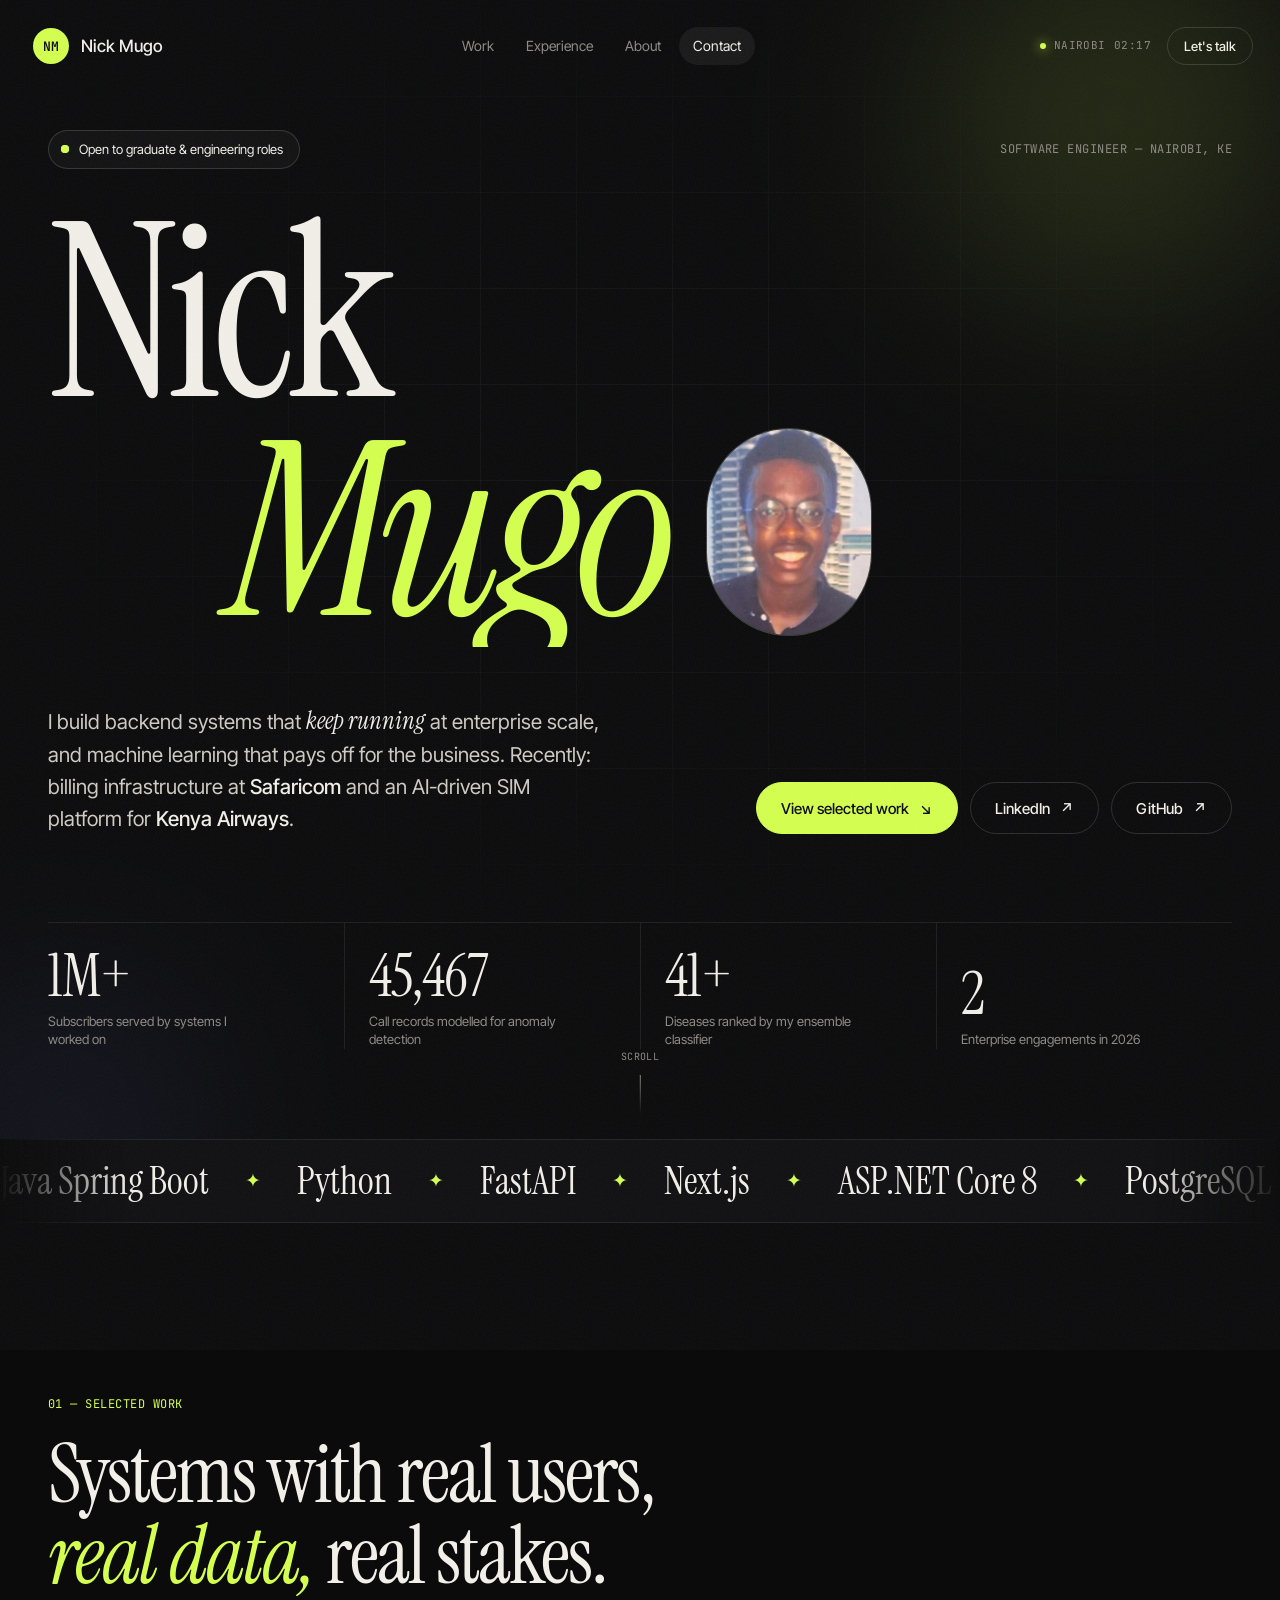
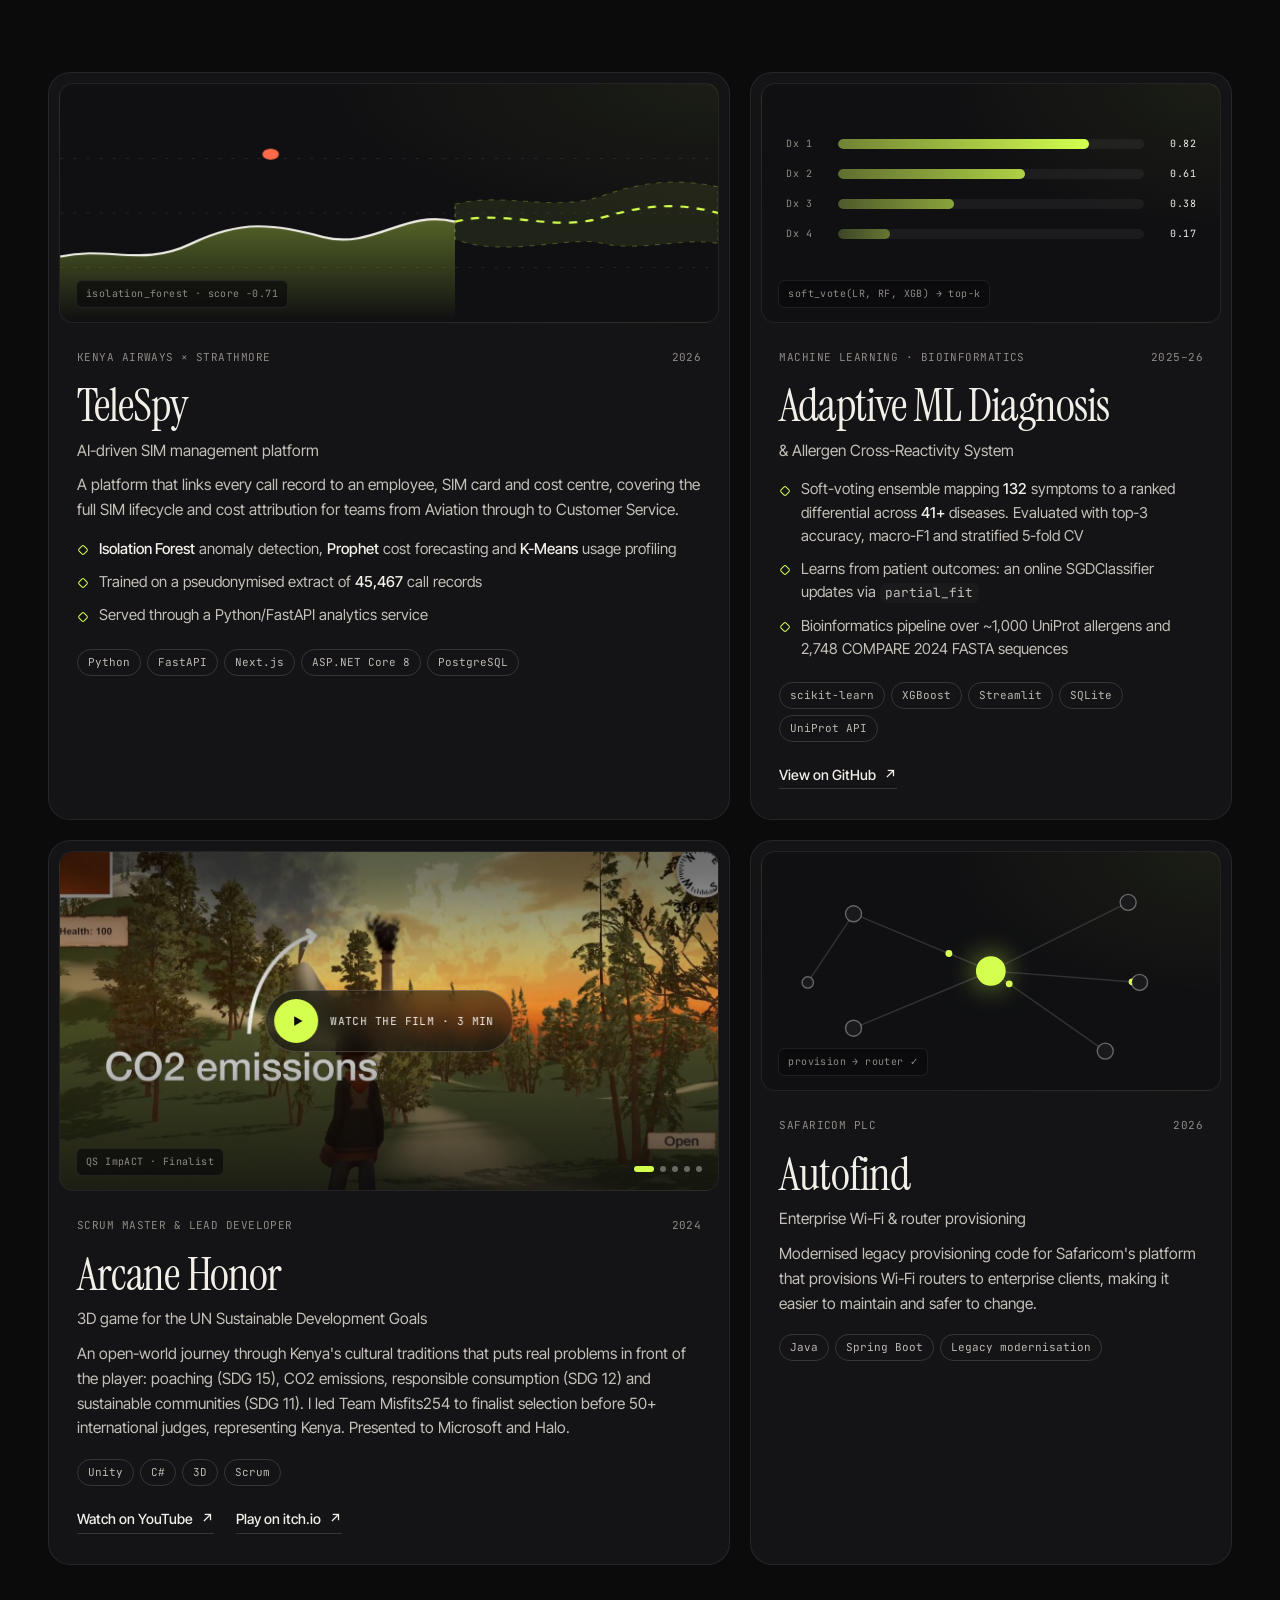
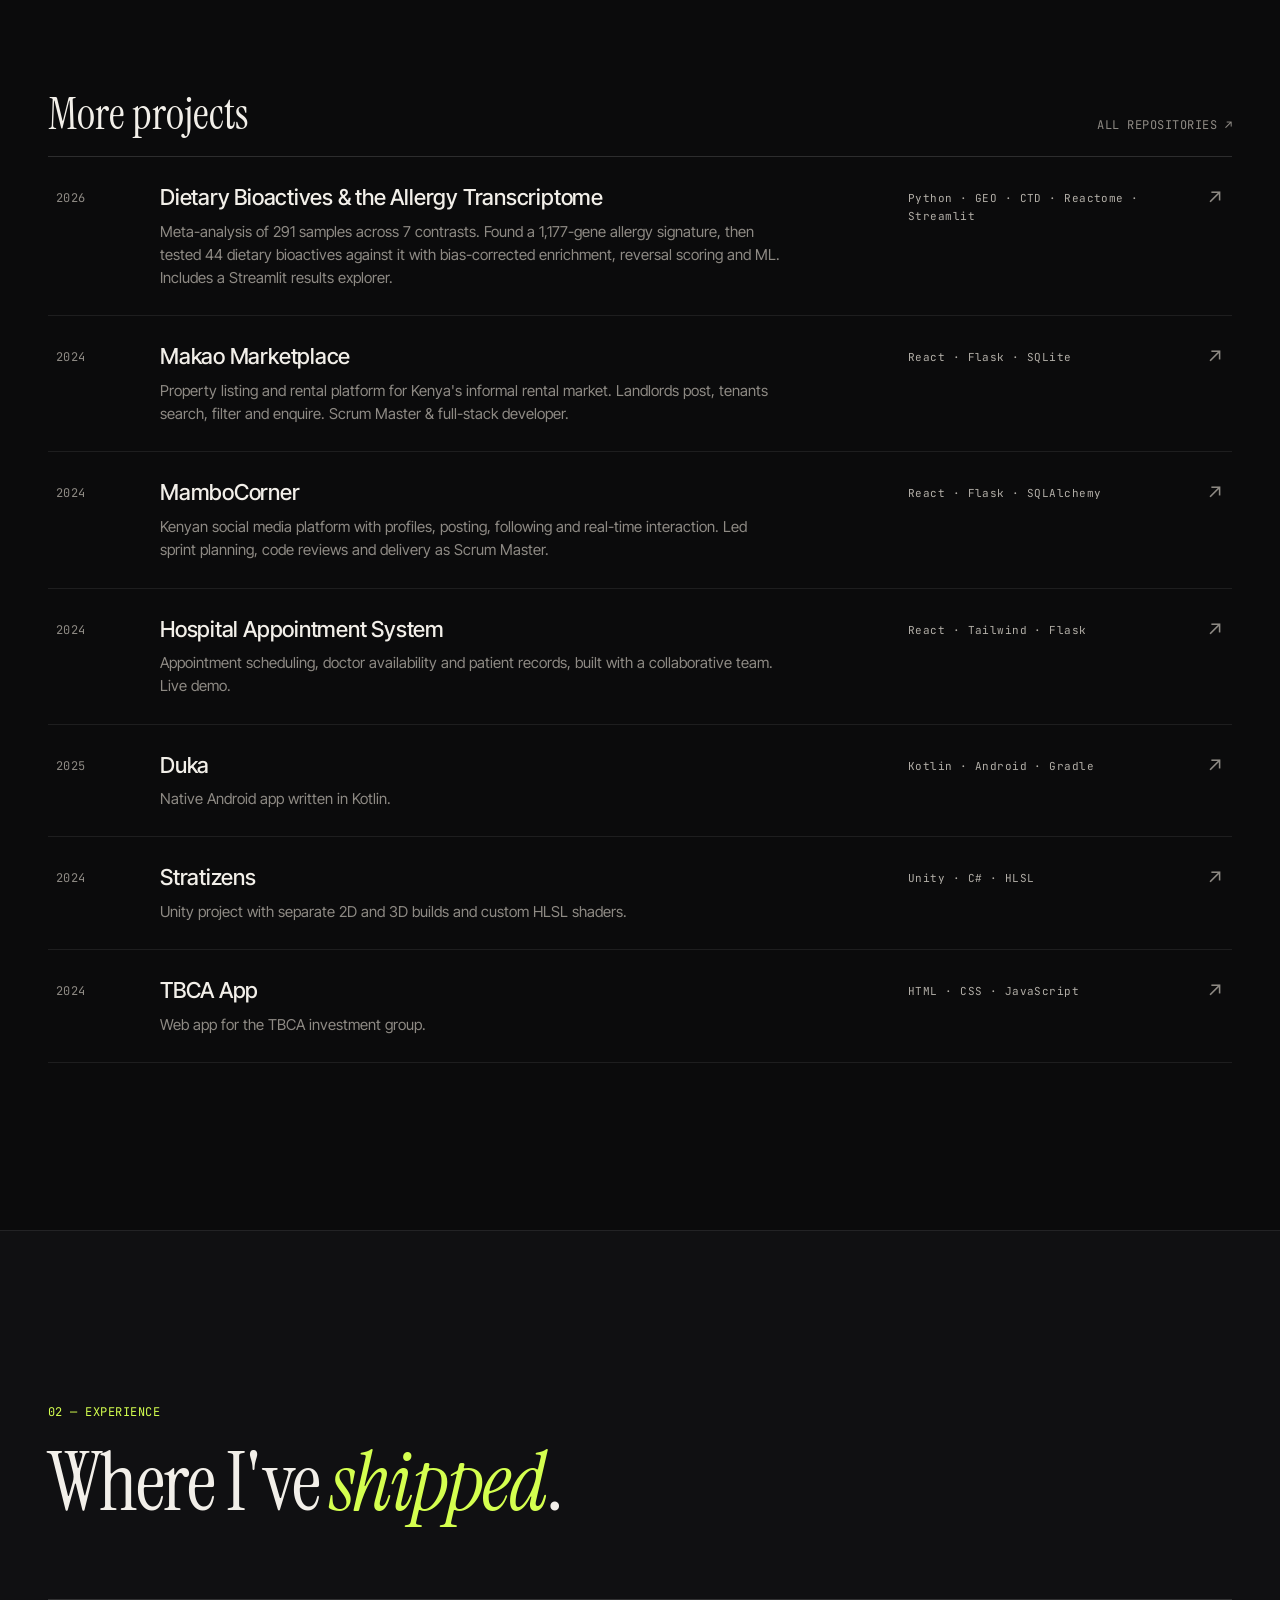
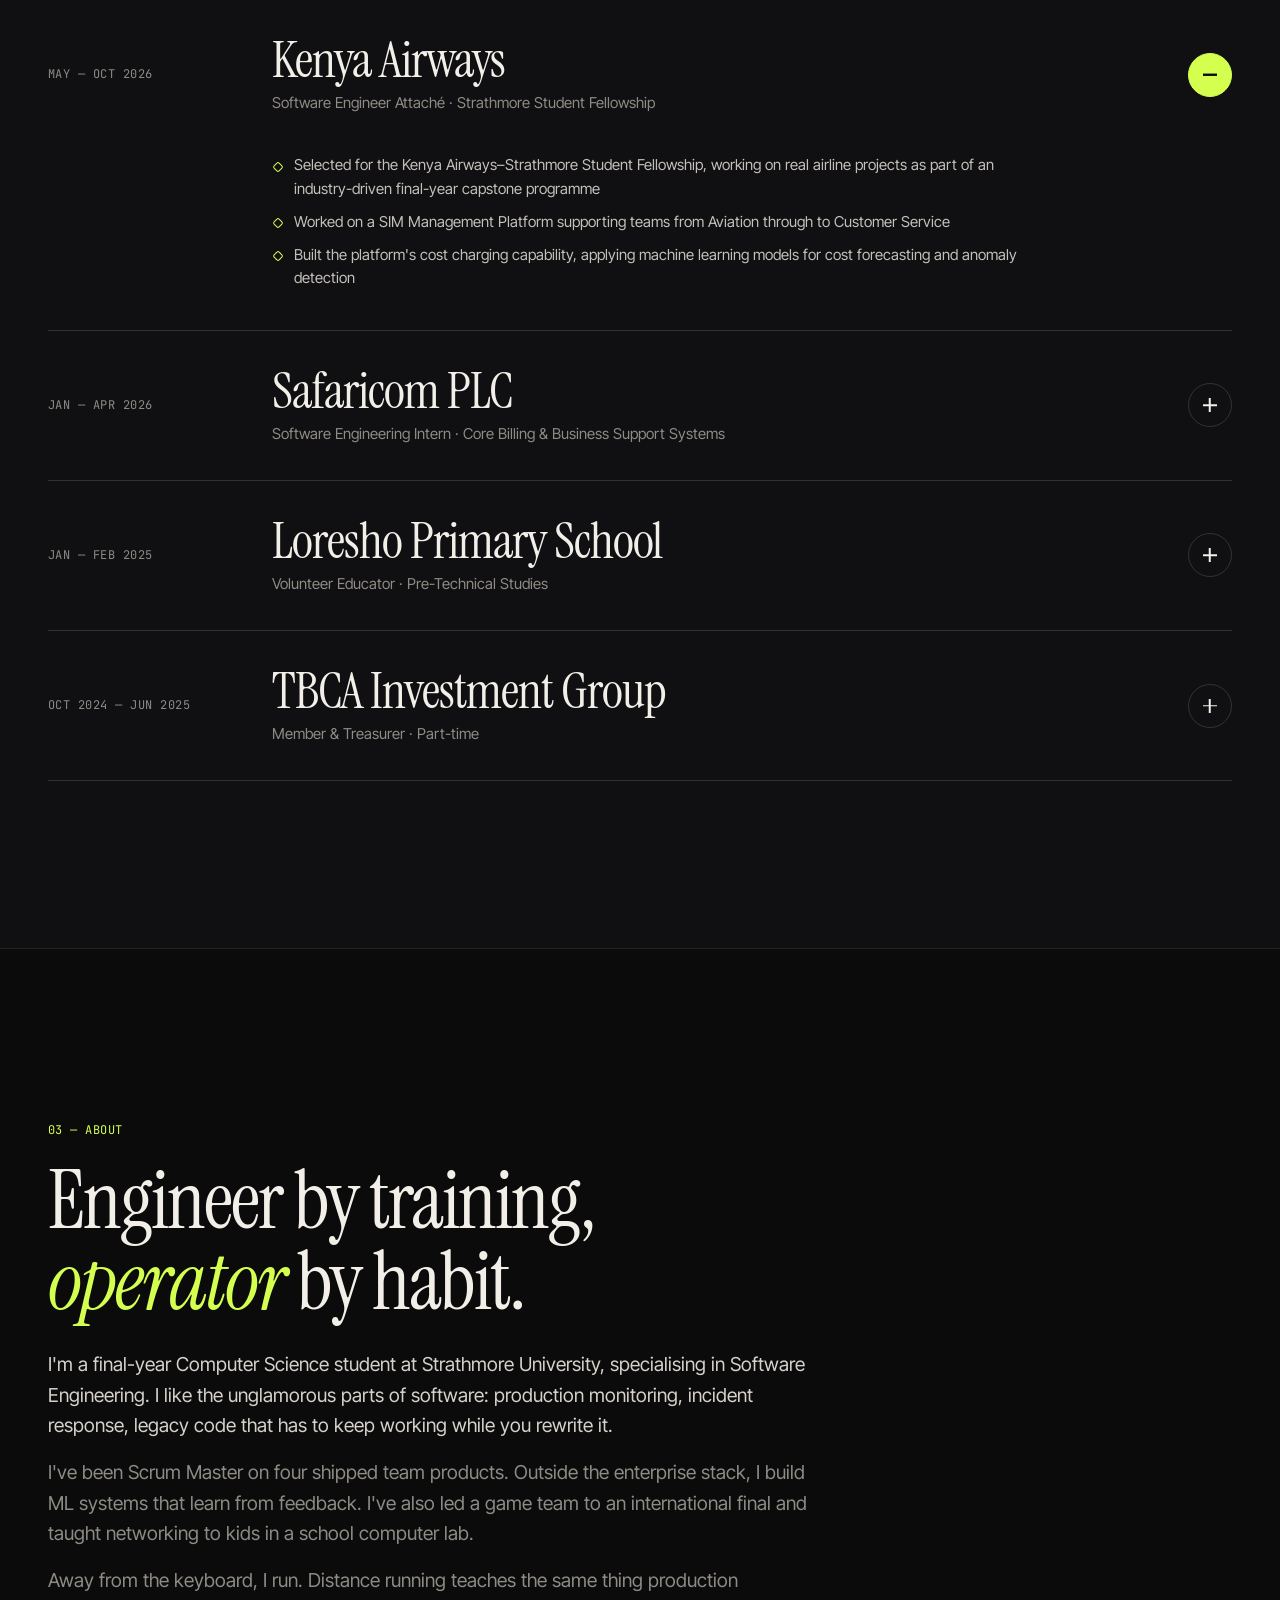
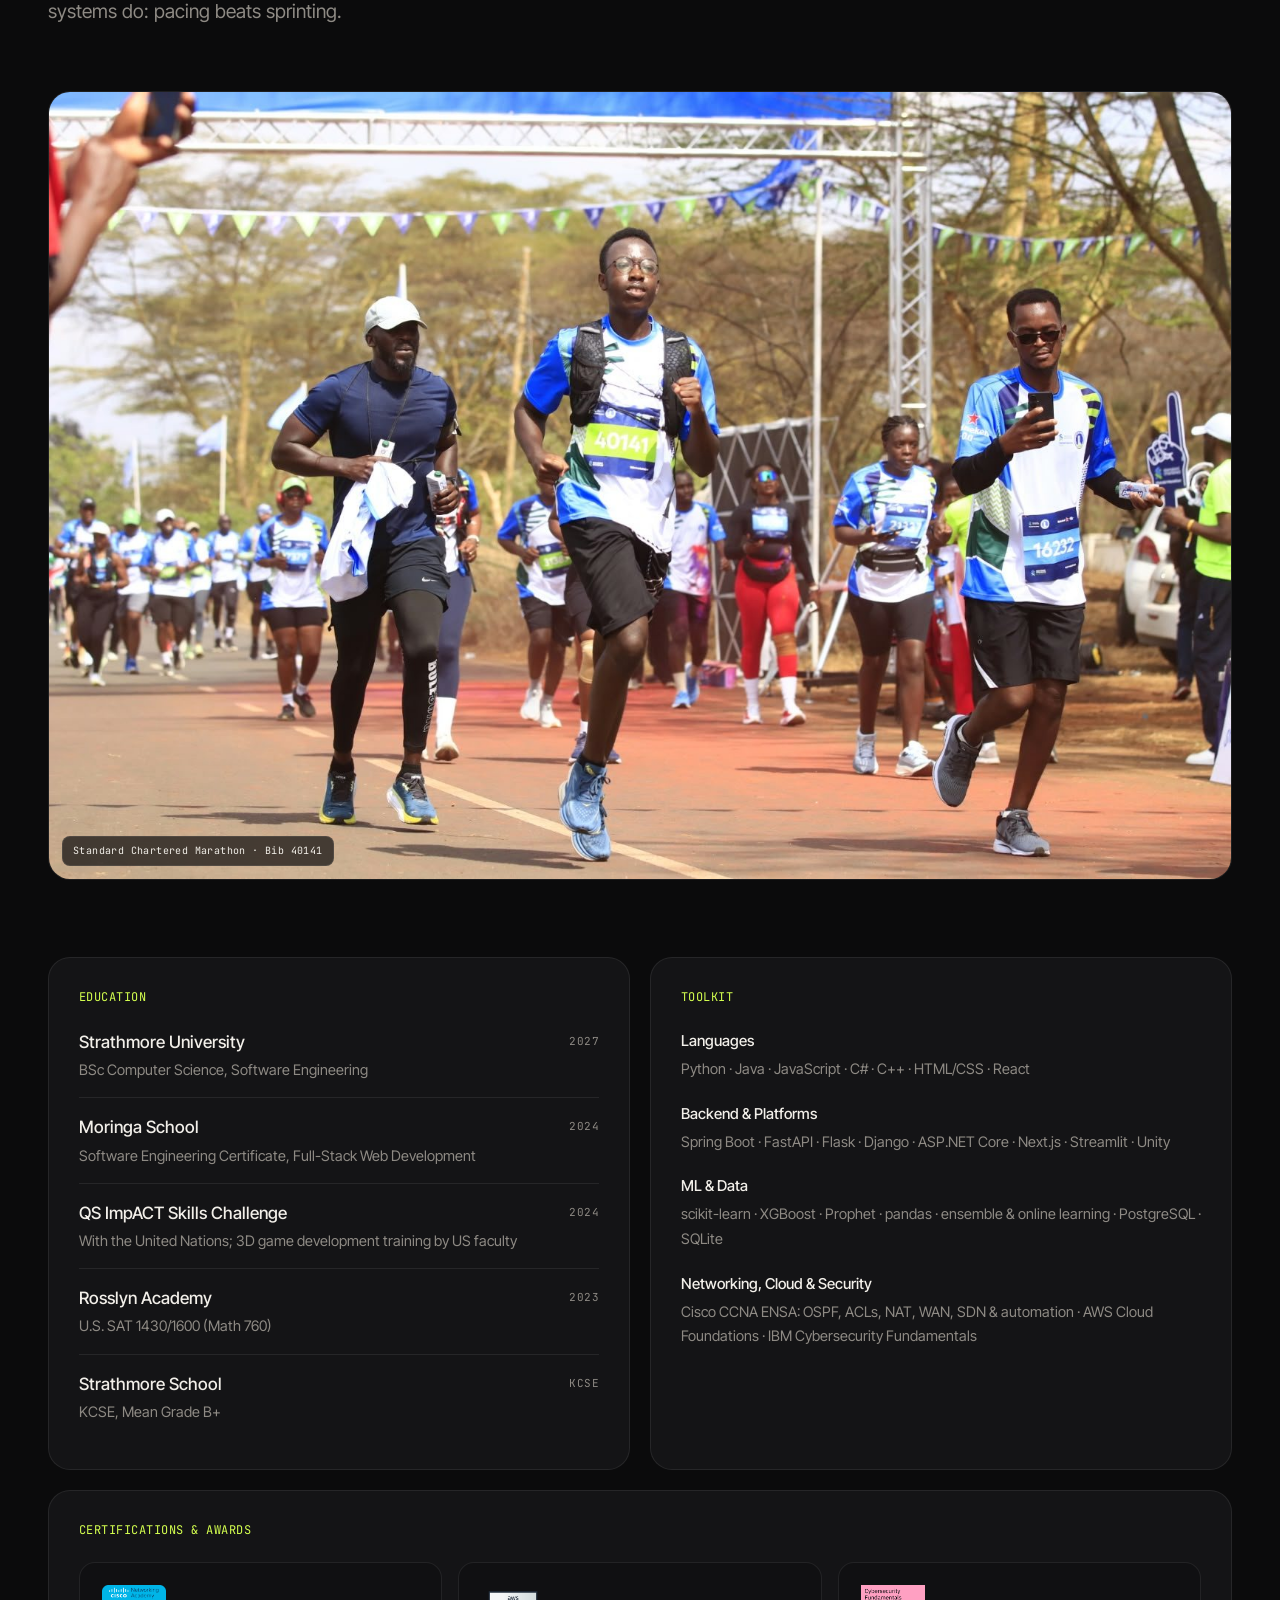
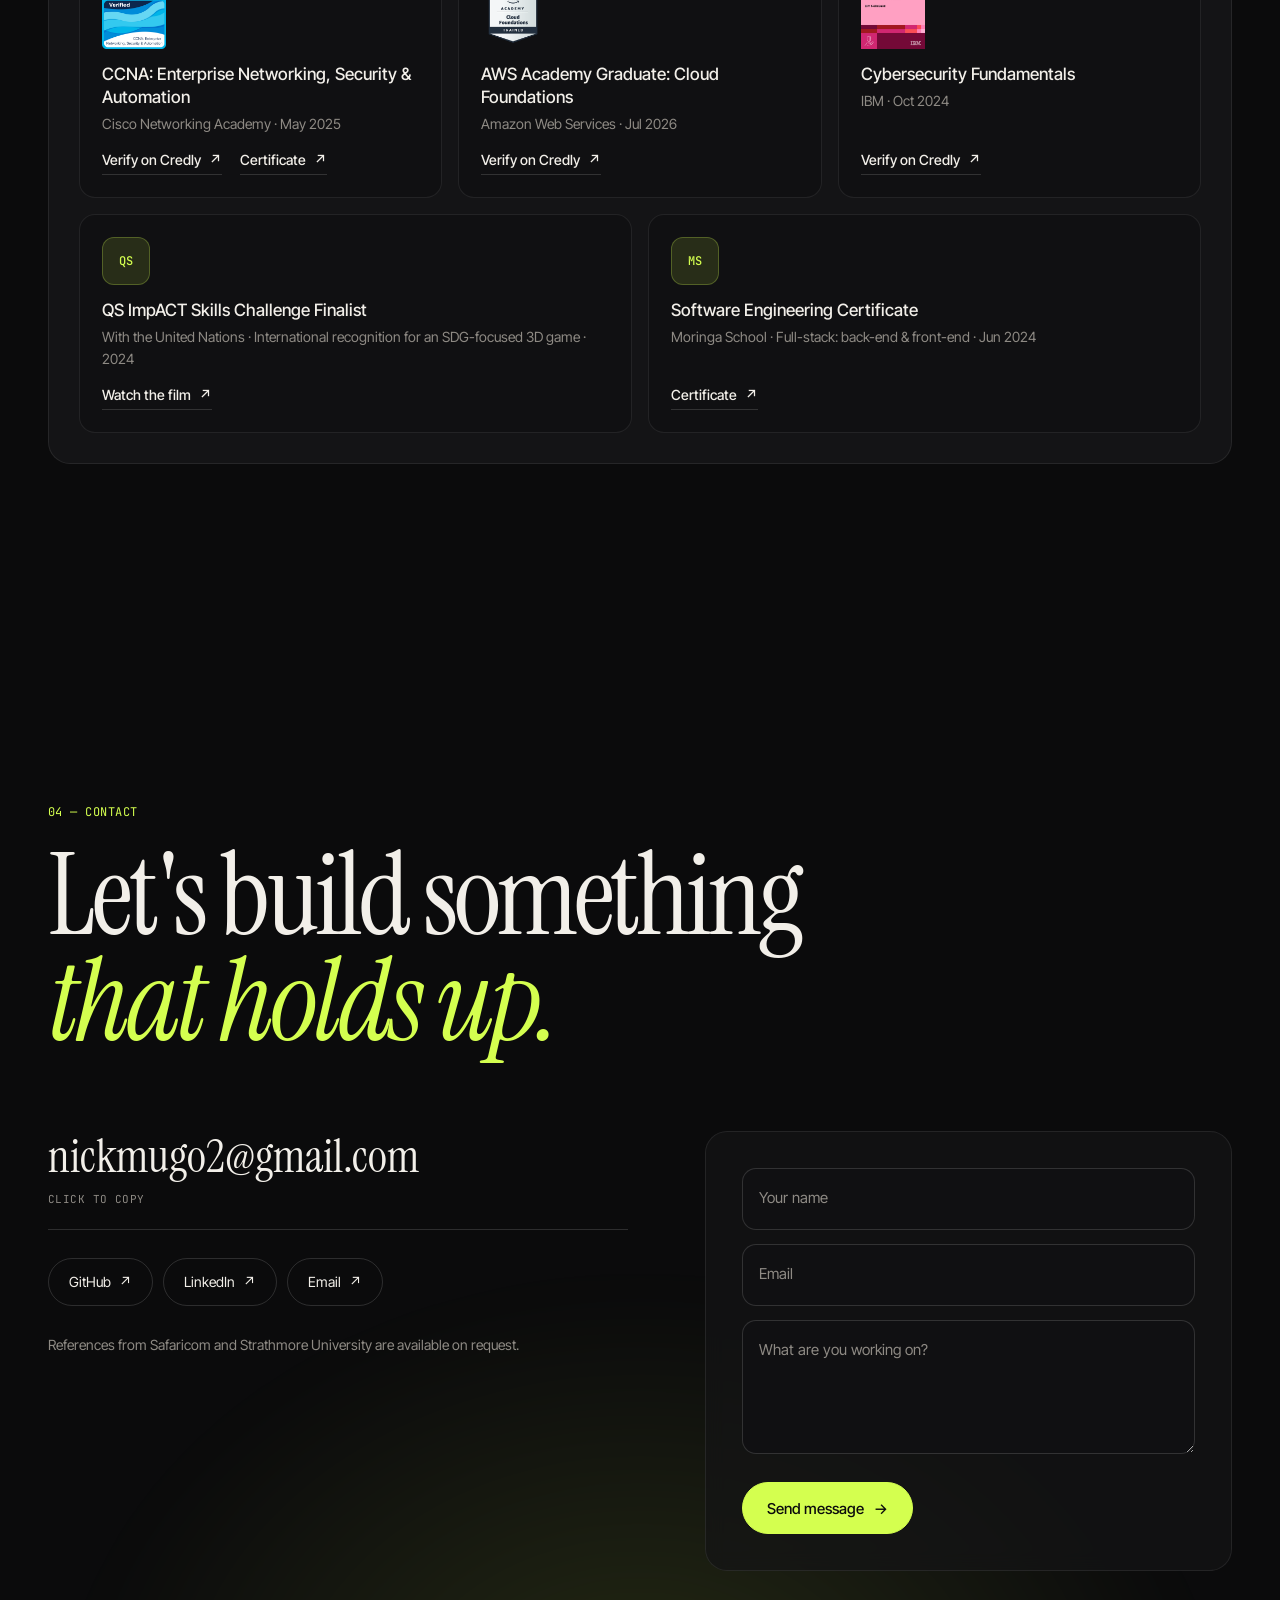
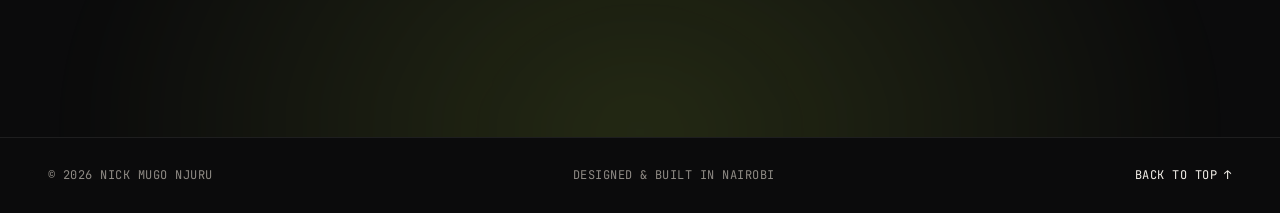
<file: index.html>
<!doctype html>
<html lang="en">
<head>
  <meta charset="utf-8" />
  <meta name="viewport" content="width=device-width, initial-scale=1" />
  <title>Nick Mugo — Software Engineer</title>
  <meta name="description" content="Nick Mugo Njuru is a Nairobi-based software engineer building enterprise backend systems and applied machine learning — Safaricom, Kenya Airways, Strathmore University." />
  <meta name="theme-color" content="#0b0b0c" />
  <meta property="og:type" content="website" />
  <meta property="og:title" content="Nick Mugo — Software Engineer" />
  <meta property="og:description" content="Enterprise backend systems and applied machine learning, built in Nairobi." />
  <meta name="twitter:card" content="summary" />
  <link rel="icon" href="favicon.svg" type="image/svg+xml" />
  <link rel="preconnect" href="https://fonts.googleapis.com" />
  <link rel="preconnect" href="https://fonts.gstatic.com" crossorigin />
  <link href="https://fonts.googleapis.com/css2?family=Instrument+Serif:ital@0;1&family=Inter+Tight:wght@300;400;500;600&family=JetBrains+Mono:wght@400;500&display=swap" rel="stylesheet" />
  <link rel="stylesheet" href="styles.css?v=3" />
  <script type="application/ld+json">
  {
    "@context": "https://schema.org",
    "@type": "Person",
    "name": "Nick Mugo Njuru",
    "jobTitle": "Software Engineer",
    "address": { "@type": "PostalAddress", "addressLocality": "Nairobi", "addressCountry": "KE" },
    "alumniOf": ["Strathmore University", "Moringa School"],
    "sameAs": ["https://github.com/NICKMUGO", "https://www.linkedin.com/in/nick-mugo-685154302/"]
  }
  </script>
</head>
<body>
  <a class="skip" href="#main">Skip to content</a>
  <div class="grain" aria-hidden="true"></div>

  <!-- ============ NAV ============ -->
  <header class="nav" id="nav">
    <a href="#top" class="nav__logo" aria-label="Nick Mugo, home">
      <span class="mark">NM</span>
      <span class="nav__name">Nick Mugo</span>
    </a>
    <nav class="nav__links" aria-label="Primary">
      <a href="#work">Work</a>
      <a href="#experience">Experience</a>
      <a href="#about">About</a>
      <a href="#contact">Contact</a>
    </nav>
    <div class="nav__meta">
      <span class="clock mono"><span class="dot"></span>Nairobi <time id="clock">--:--</time></span>
      <a href="#contact" class="btn btn--sm magnetic">Let's talk</a>
    </div>
    <button class="nav__toggle" id="menuToggle" aria-expanded="false" aria-controls="mobileMenu" aria-label="Open menu">
      <span></span><span></span>
    </button>
  </header>

  <div class="mobile-menu" id="mobileMenu" hidden>
    <a href="#work">Work</a>
    <a href="#experience">Experience</a>
    <a href="#about">About</a>
    <a href="#contact">Contact</a>
  </div>

  <main id="main">
    <!-- ============ HERO ============ -->
    <section class="hero" id="top">
      <div class="hero__bg" aria-hidden="true">
        <div class="orb orb--a"></div>
        <div class="orb orb--b"></div>
        <div class="gridlines"></div>
      </div>

      <div class="container hero__inner">
        <div class="hero__top reveal">
          <span class="pill"><span class="pulse"></span>Open to graduate &amp; engineering roles</span>
          <span class="mono muted">Software Engineer — Nairobi, KE</span>
        </div>

        <h1 class="hero__title" aria-label="Nick Mugo">
          <span class="line"><span class="word">Nick</span></span>
          <span class="line line--indent"><span class="word"><em>Mugo</em></span><span class="hero__portrait">
            <img src="assets/profile.jpg" alt="Portrait of Nick Mugo" width="480" height="600" fetchpriority="high" onerror="this.remove()" />
            <span class="monogram">NM</span>
          </span></span>
        </h1>

        <div class="hero__bottom">
          <p class="hero__lede reveal">
            I build backend systems that <em>keep running</em> at enterprise scale, and machine learning that
            pays off for the business. Recently: billing infrastructure at <strong>Safaricom</strong> and an
            AI-driven SIM platform for <strong>Kenya&nbsp;Airways</strong>.
          </p>
          <div class="hero__cta reveal">
            <a href="#work" class="btn btn--primary magnetic">View selected work <span class="arrow">↘</span></a>
            <a href="https://www.linkedin.com/in/nick-mugo-685154302/" target="_blank" rel="noopener" class="btn btn--ghost magnetic">LinkedIn <span class="arrow">↗</span></a>
            <a href="https://github.com/NICKMUGO" target="_blank" rel="noopener" class="btn btn--ghost magnetic">GitHub <span class="arrow">↗</span></a>
          </div>
        </div>

        <dl class="stats reveal">
          <div class="stat"><dt>Subscribers served by systems I worked on</dt><dd><span data-count="1" data-suffix="M+">0</span></dd></div>
          <div class="stat"><dt>Call records modelled for anomaly detection</dt><dd><span data-count="45467">0</span></dd></div>
          <div class="stat"><dt>Diseases ranked by my ensemble classifier</dt><dd><span data-count="41" data-suffix="+">0</span></dd></div>
          <div class="stat"><dt>Enterprise engagements in 2026</dt><dd><span data-count="2">0</span></dd></div>
        </dl>
      </div>

      <a href="#work" class="scroll-cue mono" aria-label="Scroll to work">
        <span>Scroll</span><span class="scroll-cue__bar"></span>
      </a>
    </section>

    <!-- ============ MARQUEE ============ -->
    <div class="marquee" aria-label="Technologies">
      <div class="marquee__track">
        <span>Java Spring Boot</span><i>✦</i><span>Python</span><i>✦</i><span>FastAPI</span><i>✦</i><span>Next.js</span><i>✦</i>
        <span>ASP.NET Core 8</span><i>✦</i><span>PostgreSQL</span><i>✦</i><span>scikit-learn</span><i>✦</i><span>XGBoost</span><i>✦</i>
        <span>Prophet</span><i>✦</i><span>Unity &amp; C#</span><i>✦</i><span>React</span><i>✦</i><span>Cisco Networking</span><i>✦</i><span>AWS Cloud</span><i>✦</i>
      </div>
    </div>

    <!-- ============ WORK ============ -->
    <section class="section" id="work">
      <div class="container">
        <header class="section__head reveal">
          <span class="eyebrow mono">01 — Selected work</span>
          <h2 class="section__title">Systems with real users,<br /><em>real data,</em> real stakes.</h2>
        </header>

        <div class="bento">
          <!-- TeleSpy -->
          <article class="card card--a reveal spot">
            <div class="card__visual viz-forecast" aria-hidden="true">
              <svg viewBox="0 0 400 200" preserveAspectRatio="none">
                <defs>
                  <linearGradient id="gf" x1="0" x2="0" y1="0" y2="1">
                    <stop offset="0" stop-color="var(--accent)" stop-opacity=".35" />
                    <stop offset="1" stop-color="var(--accent)" stop-opacity="0" />
                  </linearGradient>
                </defs>
                <g class="gl"><line x1="0" y1="50" x2="400" y2="50"/><line x1="0" y1="100" x2="400" y2="100"/><line x1="0" y1="150" x2="400" y2="150"/></g>
                <path class="band" d="M240 92 C 270 80, 300 100, 330 84 S 380 70, 400 76 L400 128 C 380 122, 350 136, 330 128 S 270 142, 240 124 Z" />
                <path class="area" d="M0 140 C 30 130, 50 150, 80 128 S 130 110, 160 122 S 210 96, 240 108 L240 200 L0 200 Z" fill="url(#gf)" />
                <path class="line-actual" d="M0 140 C 30 130, 50 150, 80 128 S 130 110, 160 122 S 210 96, 240 108" />
                <path class="line-fc" d="M240 108 C 270 96, 300 118, 330 104 S 380 92, 400 100" />
                <circle class="anomaly" cx="128" cy="46" r="5" />
                <circle class="anomaly-ring" cx="128" cy="46" r="5" />
              </svg>
              <span class="viz-label mono">isolation_forest · score −0.71</span>
            </div>
            <div class="card__body">
              <div class="card__meta mono"><span>Kenya Airways × Strathmore</span><span>2026</span></div>
              <h3 class="card__title">TeleSpy</h3>
              <p class="card__sub">AI-driven SIM management platform</p>
              <p>A platform that links every call record to an employee, SIM card and cost centre, covering the full SIM lifecycle and cost attribution for teams from Aviation through to Customer Service.</p>
              <ul class="ticks">
                <li><b>Isolation Forest</b> anomaly detection, <b>Prophet</b> cost forecasting and <b>K-Means</b> usage profiling</li>
                <li>Trained on a pseudonymised extract of <b>45,467</b> call records</li>
                <li>Served through a Python/FastAPI analytics service</li>
              </ul>
              <div class="tags"><span>Python</span><span>FastAPI</span><span>Next.js</span><span>ASP.NET Core 8</span><span>PostgreSQL</span></div>
            </div>
          </article>

          <!-- ML Diagnosis -->
          <article class="card card--b reveal spot">
            <div class="card__visual viz-bars" aria-hidden="true">
              <div class="bars">
                <div class="bar" style="--v:.82"><span class="mono">Dx 1</span><i></i><b class="mono">0.82</b></div>
                <div class="bar" style="--v:.61"><span class="mono">Dx 2</span><i></i><b class="mono">0.61</b></div>
                <div class="bar" style="--v:.38"><span class="mono">Dx 3</span><i></i><b class="mono">0.38</b></div>
                <div class="bar" style="--v:.17"><span class="mono">Dx 4</span><i></i><b class="mono">0.17</b></div>
              </div>
              <span class="viz-label mono">soft_vote(LR, RF, XGB) → top-k</span>
            </div>
            <div class="card__body">
              <div class="card__meta mono"><span>Machine learning · Bioinformatics</span><span>2025–26</span></div>
              <h3 class="card__title">Adaptive ML Diagnosis</h3>
              <p class="card__sub">&amp; Allergen Cross-Reactivity System</p>
              <ul class="ticks">
                <li>Soft-voting ensemble mapping <b>132</b> symptoms to a ranked differential across <b>41+</b> diseases. Evaluated with top-3 accuracy, macro-F1 and stratified 5-fold CV</li>
                <li>Learns from patient outcomes: an online SGDClassifier updates via <code>partial_fit</code></li>
                <li>Bioinformatics pipeline over ~1,000 UniProt allergens and 2,748 COMPARE 2024 FASTA sequences</li>
              </ul>
              <div class="tags"><span>scikit-learn</span><span>XGBoost</span><span>Streamlit</span><span>SQLite</span><span>UniProt API</span></div>
              <a class="card__link" href="https://github.com/NICKMUGO/MachineLearning_AdaptiveDiagnosis_Project" target="_blank" rel="noopener">View on GitHub <span class="arrow">↗</span></a>
            </div>
          </article>

          <!-- Arcane Honor -->
          <article class="card card--c reveal spot">
            <div class="card__visual gallery" data-gallery>
              <img class="is-active" src="assets/arcane/co2-emissions.jpg" alt="Arcane Honor gameplay: a player walks toward a smoking factory chimney at sunset, illustrating CO2 emissions" loading="lazy" />
              <img src="assets/arcane/poaching.jpg" alt="Arcane Honor gameplay: the player confronts poachers beside a fallen elephant, a scene on SDG 15, Life on Land" loading="lazy" />
              <img src="assets/arcane/village.jpg" alt="Arcane Honor gameplay: a cutscene in a Kenyan village at dusk" loading="lazy" />
              <img src="assets/arcane/tea-farming.jpg" alt="Arcane Honor gameplay: the player walks through tea and coffee farms while an info panel explains their role in Kenya's economy" loading="lazy" />
              <img src="assets/arcane/team-misfits254.jpg" alt="Team Misfits254, the three developers of Arcane Honor, seated in armchairs" loading="lazy" />
              <button class="play" type="button" data-video="pf8Wnz-63Xg" aria-label="Play the Arcane Honor film">
                <span class="play__icon" aria-hidden="true"><svg viewBox="0 0 24 24"><path d="M8 5.5v13l11-6.5z"/></svg></span>
                <span class="play__text mono">Watch the film · 3 min</span>
              </button>
              <div class="gallery__dots" aria-hidden="true"><i class="is-active"></i><i></i><i></i><i></i><i></i></div>
              <span class="viz-label mono">QS ImpACT · Finalist</span>
            </div>
            <div class="card__body">
              <div class="card__meta mono"><span>Scrum Master &amp; Lead Developer</span><span>2024</span></div>
              <h3 class="card__title">Arcane Honor</h3>
              <p class="card__sub">3D game for the UN Sustainable Development Goals</p>
              <p>An open-world journey through Kenya's cultural traditions that puts real problems in front of the player: poaching (SDG 15), CO2 emissions, responsible consumption (SDG 12) and sustainable communities (SDG 11). I led Team Misfits254 to finalist selection before 50+ international judges, representing Kenya. Presented to Microsoft and Halo.</p>
              <div class="tags"><span>Unity</span><span>C#</span><span>3D</span><span>Scrum</span></div>
              <div class="card__links">
                <a class="card__link" href="https://www.youtube.com/watch?v=pf8Wnz-63Xg" target="_blank" rel="noopener">Watch on YouTube <span class="arrow">↗</span></a>
                <a class="card__link" href="https://nickmugo.itch.io/misfitskenya" target="_blank" rel="noopener">Play on itch.io <span class="arrow">↗</span></a>
              </div>
            </div>
          </article>

          <!-- Autofind -->
          <article class="card card--d reveal spot">
            <div class="card__visual viz-net" aria-hidden="true">
              <svg viewBox="0 0 400 200">
                <g class="links">
                  <path d="M200 100 L80 50" /><path d="M200 100 L80 150" /><path d="M200 100 L320 40" />
                  <path d="M200 100 L330 110" /><path d="M200 100 L300 170" /><path d="M80 50 L40 110" />
                </g>
                <g class="packets">
                  <circle r="3"><animateMotion dur="2.4s" repeatCount="indefinite" path="M200 100 L80 50" /></circle>
                  <circle r="3"><animateMotion dur="3s" repeatCount="indefinite" path="M200 100 L320 40" /></circle>
                  <circle r="3"><animateMotion dur="2.7s" repeatCount="indefinite" path="M200 100 L300 170" /></circle>
                  <circle r="3"><animateMotion dur="3.3s" repeatCount="indefinite" path="M200 100 L330 110" /></circle>
                </g>
                <g class="nodes">
                  <circle cx="80" cy="50" r="7"/><circle cx="80" cy="150" r="7"/><circle cx="320" cy="40" r="7"/>
                  <circle cx="330" cy="110" r="7"/><circle cx="300" cy="170" r="7"/><circle cx="40" cy="110" r="5"/>
                  <circle class="hub" cx="200" cy="100" r="13"/>
                </g>
              </svg>
              <span class="viz-label mono">provision → router ✓</span>
            </div>
            <div class="card__body">
              <div class="card__meta mono"><span>Safaricom PLC</span><span>2026</span></div>
              <h3 class="card__title">Autofind</h3>
              <p class="card__sub">Enterprise Wi-Fi &amp; router provisioning</p>
              <p>Modernised legacy provisioning code for Safaricom's platform that provisions Wi-Fi routers to enterprise clients, making it easier to maintain and safer to change.</p>
              <div class="tags"><span>Java</span><span>Spring Boot</span><span>Legacy modernisation</span></div>
            </div>
          </article>
        </div>

        <div class="archive">
          <header class="archive__head reveal">
            <h3 class="archive__title">More projects</h3>
            <a class="mono archive__all" href="https://github.com/NICKMUGO?tab=repositories" target="_blank" rel="noopener">All repositories ↗</a>
          </header>
          <ul class="archive__list">
            <li class="reveal"><a href="https://github.com/NICKMUGO/DietaryBioactivesAndAllergy" target="_blank" rel="noopener">
              <span class="archive__year mono">2026</span>
              <span class="archive__name">Dietary Bioactives &amp; the Allergy Transcriptome<small>Meta-analysis of 291 samples across 7 contrasts. Found a 1,177-gene allergy signature, then tested 44 dietary bioactives against it with bias-corrected enrichment, reversal scoring and ML. Includes a Streamlit results explorer.</small></span>
              <span class="archive__stack mono">Python · GEO · CTD · Reactome · Streamlit</span>
              <span class="archive__go" aria-hidden="true">↗</span></a></li>
            <li class="reveal"><a href="https://github.com/NICKMUGO/Real-Estate-App" target="_blank" rel="noopener">
              <span class="archive__year mono">2024</span>
              <span class="archive__name">Makao Marketplace<small>Property listing and rental platform for Kenya's informal rental market. Landlords post, tenants search, filter and enquire. Scrum Master &amp; full-stack developer.</small></span>
              <span class="archive__stack mono">React · Flask · SQLite</span>
              <span class="archive__go" aria-hidden="true">↗</span></a></li>
            <li class="reveal"><a href="https://github.com/Njmwas-Moringa-Class/social-media-application-social-media-app" target="_blank" rel="noopener">
              <span class="archive__year mono">2024</span>
              <span class="archive__name">MamboCorner<small>Kenyan social media platform with profiles, posting, following and real-time interaction. Led sprint planning, code reviews and delivery as Scrum Master.</small></span>
              <span class="archive__stack mono">React · Flask · SQLAlchemy</span>
              <span class="archive__go" aria-hidden="true">↗</span></a></li>
            <li class="reveal"><a href="https://hospital-mgmt-system.vercel.app" target="_blank" rel="noopener">
              <span class="archive__year mono">2024</span>
              <span class="archive__name">Hospital Appointment System<small>Appointment scheduling, doctor availability and patient records, built with a collaborative team. Live demo.</small></span>
              <span class="archive__stack mono">React · Tailwind · Flask</span>
              <span class="archive__go" aria-hidden="true">↗</span></a></li>
            <li class="reveal"><a href="https://github.com/NICKMUGO/Duka" target="_blank" rel="noopener">
              <span class="archive__year mono">2025</span>
              <span class="archive__name">Duka<small>Native Android app written in Kotlin.</small></span>
              <span class="archive__stack mono">Kotlin · Android · Gradle</span>
              <span class="archive__go" aria-hidden="true">↗</span></a></li>
            <li class="reveal"><a href="https://github.com/NICKMUGO/Operating-System-Strath" target="_blank" rel="noopener">
              <span class="archive__year mono">2024</span>
              <span class="archive__name">Stratizens<small>Unity project with separate 2D and 3D builds and custom HLSL shaders.</small></span>
              <span class="archive__stack mono">Unity · C# · HLSL</span>
              <span class="archive__go" aria-hidden="true">↗</span></a></li>
            <li class="reveal"><a href="https://github.com/NICKMUGO/TBCA-app" target="_blank" rel="noopener">
              <span class="archive__year mono">2024</span>
              <span class="archive__name">TBCA App<small>Web app for the TBCA investment group.</small></span>
              <span class="archive__stack mono">HTML · CSS · JavaScript</span>
              <span class="archive__go" aria-hidden="true">↗</span></a></li>
          </ul>
        </div>
      </div>
    </section>

    <!-- ============ EXPERIENCE ============ -->
    <section class="section section--alt" id="experience">
      <div class="container">
        <header class="section__head reveal">
          <span class="eyebrow mono">02 — Experience</span>
          <h2 class="section__title">Where I've <em>shipped</em>.</h2>
        </header>

        <ol class="xp">
          <li class="xp__item reveal">
            <details open>
              <summary>
                <span class="xp__date mono">May — Oct 2026</span>
                <span class="xp__role">
                  <span class="xp__co">Kenya Airways</span>
                  <span class="xp__title">Software Engineer Attaché · Strathmore Student Fellowship</span>
                </span>
                <span class="xp__plus" aria-hidden="true"></span>
              </summary>
              <div class="xp__body">
                <ul class="ticks">
                  <li>Selected for the Kenya Airways–Strathmore Student Fellowship, working on real airline projects as part of an industry-driven final-year capstone programme</li>
                  <li>Worked on a SIM Management Platform supporting teams from Aviation through to Customer Service</li>
                  <li>Built the platform's cost charging capability, applying machine learning models for cost forecasting and anomaly detection</li>
                </ul>
              </div>
            </details>
          </li>

          <li class="xp__item reveal">
            <details>
              <summary>
                <span class="xp__date mono">Jan — Apr 2026</span>
                <span class="xp__role">
                  <span class="xp__co">Safaricom PLC</span>
                  <span class="xp__title">Software Engineering Intern · Core Billing &amp; Business Support Systems</span>
                </span>
                <span class="xp__plus" aria-hidden="true"></span>
              </summary>
              <div class="xp__body">
                <ul class="ticks">
                  <li>Built and maintained Java Spring Boot backend services within Safaricom's enterprise billing infrastructure, serving millions of subscribers</li>
                  <li>Modernised legacy billing code into scalable, maintainable architectures, improving reliability and performance</li>
                  <li>Integrated APIs across enterprise workflows, so cross-functional teams could collaborate and deliver faster</li>
                  <li>Monitored live production billing systems 24/7 to keep enterprise infrastructure up and reliable</li>
                  <li>Investigated fraudulent till-number transactions linked to Bonga Points redemption by querying production records</li>
                  <li>Supported incident and change management: diagnosing production issues, escalating critical failures and deploying safely without disrupting live operations</li>
                </ul>
              </div>
            </details>
          </li>

          <li class="xp__item reveal">
            <details>
              <summary>
                <span class="xp__date mono">Jan — Feb 2025</span>
                <span class="xp__role">
                  <span class="xp__co">Loresho Primary School</span>
                  <span class="xp__title">Volunteer Educator · Pre-Technical Studies</span>
                </span>
                <span class="xp__plus" aria-hidden="true"></span>
              </summary>
              <div class="xp__body">
                <ul class="ticks">
                  <li>Taught internet safety, cybersecurity and networking to 30+ primary students through hands-on lab sessions</li>
                </ul>
              </div>
            </details>
          </li>

          <li class="xp__item reveal">
            <details>
              <summary>
                <span class="xp__date mono">Oct 2024 — Jun 2025</span>
                <span class="xp__role">
                  <span class="xp__co">TBCA Investment Group</span>
                  <span class="xp__title">Member &amp; Treasurer · Part-time</span>
                </span>
                <span class="xp__plus" aria-hidden="true"></span>
              </summary>
              <div class="xp__body">
                <ul class="ticks">
                  <li>Member of a 15-person investment group founded by Strathmore alumni, investing in stocks, bonds, real estate and startups</li>
                  <li>As Treasurer, managed group expenditures, financial records and member loan issuance</li>
                </ul>
              </div>
            </details>
          </li>
        </ol>
      </div>
    </section>

    <!-- ============ ABOUT ============ -->
    <section class="section" id="about">
      <div class="container about">
        <div class="about__top">
        <div class="about__intro reveal">
          <span class="eyebrow mono">03 — About</span>
          <h2 class="section__title">Engineer by training,<br /><em>operator</em> by habit.</h2>
          <p class="lead">I'm a final-year Computer Science student at Strathmore University, specialising in Software Engineering. I like the unglamorous parts of software: production monitoring, incident response, legacy code that has to keep working while you rewrite it.</p>
          <p class="lead muted">I've been Scrum Master on four shipped team products. Outside the enterprise stack, I build ML systems that learn from feedback. I've also led a game team to an international final and taught networking to kids in a school computer lab.</p>
          <p class="lead muted">Away from the keyboard, I run. Distance running teaches the same thing production systems do: pacing beats sprinting.</p>
        </div>
        <figure class="about__photo reveal">
          <img src="assets/marathon-full.jpg" alt="Nick Mugo running in the Standard Chartered Marathon, wearing bib 40141" width="1600" height="1066" loading="lazy" />
          <figcaption class="mono">Standard Chartered Marathon · Bib 40141</figcaption>
        </figure>
        </div>

        <div class="about__grid">
          <div class="panel reveal">
            <h3 class="panel__title mono">Education</h3>
            <ul class="edu">
              <li><div><b>Strathmore University</b><span>BSc Computer Science, Software Engineering</span></div><em class="mono">2027</em></li>
              <li><div><b>Moringa School</b><span>Software Engineering Certificate, Full-Stack Web Development</span></div><em class="mono">2024</em></li>
              <li><div><b>QS ImpACT Skills Challenge</b><span>With the United Nations; 3D game development training by US faculty</span></div><em class="mono">2024</em></li>
              <li><div><b>Rosslyn Academy</b><span>U.S. SAT 1430/1600 (Math 760)</span></div><em class="mono">2023</em></li>
              <li><div><b>Strathmore School</b><span>KCSE, Mean Grade B+</span></div><em class="mono">KCSE</em></li>
            </ul>
          </div>

          <div class="panel reveal">
            <h3 class="panel__title mono">Toolkit</h3>
            <div class="skills">
              <div><h4>Languages</h4><p>Python · Java · JavaScript · C# · C++ · HTML/CSS · React</p></div>
              <div><h4>Backend &amp; Platforms</h4><p>Spring Boot · FastAPI · Flask · Django · ASP.NET Core · Next.js · Streamlit · Unity</p></div>
              <div><h4>ML &amp; Data</h4><p>scikit-learn · XGBoost · Prophet · pandas · ensemble &amp; online learning · PostgreSQL · SQLite</p></div>
              <div><h4>Networking, Cloud &amp; Security</h4><p>Cisco CCNA ENSA: OSPF, ACLs, NAT, WAN, SDN &amp; automation · AWS Cloud Foundations · IBM Cybersecurity Fundamentals</p></div>
            </div>
          </div>

          <div class="panel panel--awards reveal">
            <h3 class="panel__title mono">Certifications &amp; awards</h3>
            <ul class="awards">
              <li>
                <img class="badge-img" src="assets/badges/ccna-ensa.png" alt="" width="64" height="64" loading="lazy" />
                <div><b>CCNA: Enterprise Networking, Security &amp; Automation</b><span>Cisco Networking Academy · May 2025</span></div>
                <div class="award__links">
                  <a class="card__link" href="https://www.credly.com/badges/500809a7-5ec1-454a-a8ee-d87325d40092" target="_blank" rel="noopener">Verify on Credly <span class="arrow">↗</span></a>
                  <a class="card__link" href="assets/certificates/cisco-ccna-ensa.pdf" target="_blank" rel="noopener">Certificate <span class="arrow">↗</span></a>
                </div>
              </li>
              <li>
                <img class="badge-img" src="assets/badges/aws-cloud-foundations.png" alt="" width="64" height="64" loading="lazy" />
                <div><b>AWS Academy Graduate: Cloud Foundations</b><span>Amazon Web Services · Jul 2026</span></div>
                <div class="award__links">
                  <a class="card__link" href="https://www.credly.com/badges/7a221447-42a8-40cc-a43c-7e1dbb3ef61e" target="_blank" rel="noopener">Verify on Credly <span class="arrow">↗</span></a>
                </div>
              </li>
              <li>
                <img class="badge-img" src="assets/badges/ibm-cybersecurity.png" alt="" width="64" height="64" loading="lazy" />
                <div><b>Cybersecurity Fundamentals</b><span>IBM · Oct 2024</span></div>
                <div class="award__links">
                  <a class="card__link" href="https://www.credly.com/badges/81e005f5-dcb7-4db3-a46a-d5631a393fc5" target="_blank" rel="noopener">Verify on Credly <span class="arrow">↗</span></a>
                </div>
              </li>
              <li>
                <span class="badge">QS</span>
                <div><b>QS ImpACT Skills Challenge Finalist</b><span>With the United Nations · International recognition for an SDG-focused 3D game · 2024</span></div>
                <div class="award__links">
                  <a class="card__link" href="https://www.youtube.com/watch?v=pf8Wnz-63Xg" target="_blank" rel="noopener">Watch the film <span class="arrow">↗</span></a>
                </div>
              </li>
              <li>
                <span class="badge">MS</span>
                <div><b>Software Engineering Certificate</b><span>Moringa School · Full-stack: back-end &amp; front-end · Jun 2024</span></div>
                <div class="award__links">
                  <a class="card__link" href="assets/certificates/moringa-software-engineering.pdf" target="_blank" rel="noopener">Certificate <span class="arrow">↗</span></a>
                </div>
              </li>
            </ul>
          </div>
        </div>
      </div>
    </section>

    <!-- ============ CONTACT ============ -->
    <section class="section contact" id="contact">
      <div class="contact__glow" aria-hidden="true"></div>
      <div class="container">
        <span class="eyebrow mono reveal">04 — Contact</span>
        <h2 class="contact__title reveal">Let's build something<br /><em>that holds up.</em></h2>

        <div class="contact__grid">
          <div class="contact__links reveal">
            <button class="email magnetic" id="copyEmail" data-email="nickmugo2@gmail.com" type="button">
              <span class="email__addr">nickmugo2@gmail.com</span>
              <span class="email__hint mono" id="copyHint">Click to copy</span>
            </button>
            <ul class="socials">
              <li><a href="https://github.com/NICKMUGO" target="_blank" rel="noopener">GitHub <span class="arrow">↗</span></a></li>
              <li><a href="https://www.linkedin.com/in/nick-mugo-685154302/" target="_blank" rel="noopener">LinkedIn <span class="arrow">↗</span></a></li>
              <li><a href="mailto:nickmugo2@gmail.com">Email <span class="arrow">↗</span></a></li>
            </ul>
            <p class="muted small">References from Safaricom and Strathmore University are available on request.</p>
          </div>

          <form class="form reveal" name="contact" method="POST" data-netlify="true" netlify-honeypot="bot-field" action="/thanks.html">
            <input type="hidden" name="form-name" value="contact" />
            <p class="hp"><label>Leave this empty <input name="bot-field" /></label></p>
            <div class="field">
              <input id="f-name" name="name" type="text" placeholder=" " required autocomplete="name" />
              <label for="f-name">Your name</label>
            </div>
            <div class="field">
              <input id="f-email" name="email" type="email" placeholder=" " required autocomplete="email" />
              <label for="f-email">Email</label>
            </div>
            <div class="field">
              <textarea id="f-msg" name="message" rows="4" placeholder=" " required></textarea>
              <label for="f-msg">What are you working on?</label>
            </div>
            <button class="btn btn--primary magnetic" type="submit">Send message <span class="arrow">→</span></button>
          </form>
        </div>
      </div>
    </section>
  </main>

  <dialog class="video-modal" id="videoModal" aria-label="Arcane Honor film">
    <div class="video-modal__frame"></div>
    <button class="video-modal__close" type="button" aria-label="Close video">✕</button>
  </dialog>

  <footer class="footer">
    <div class="container footer__inner">
      <span class="mono muted">© <span id="year">2026</span> Nick Mugo Njuru</span>
      <span class="mono muted">Designed &amp; built in Nairobi</span>
      <a href="#top" class="mono">Back to top ↑</a>
    </div>
  </footer>

  <script src="main.js?v=3" defer></script>
</body>
</html>
</file>
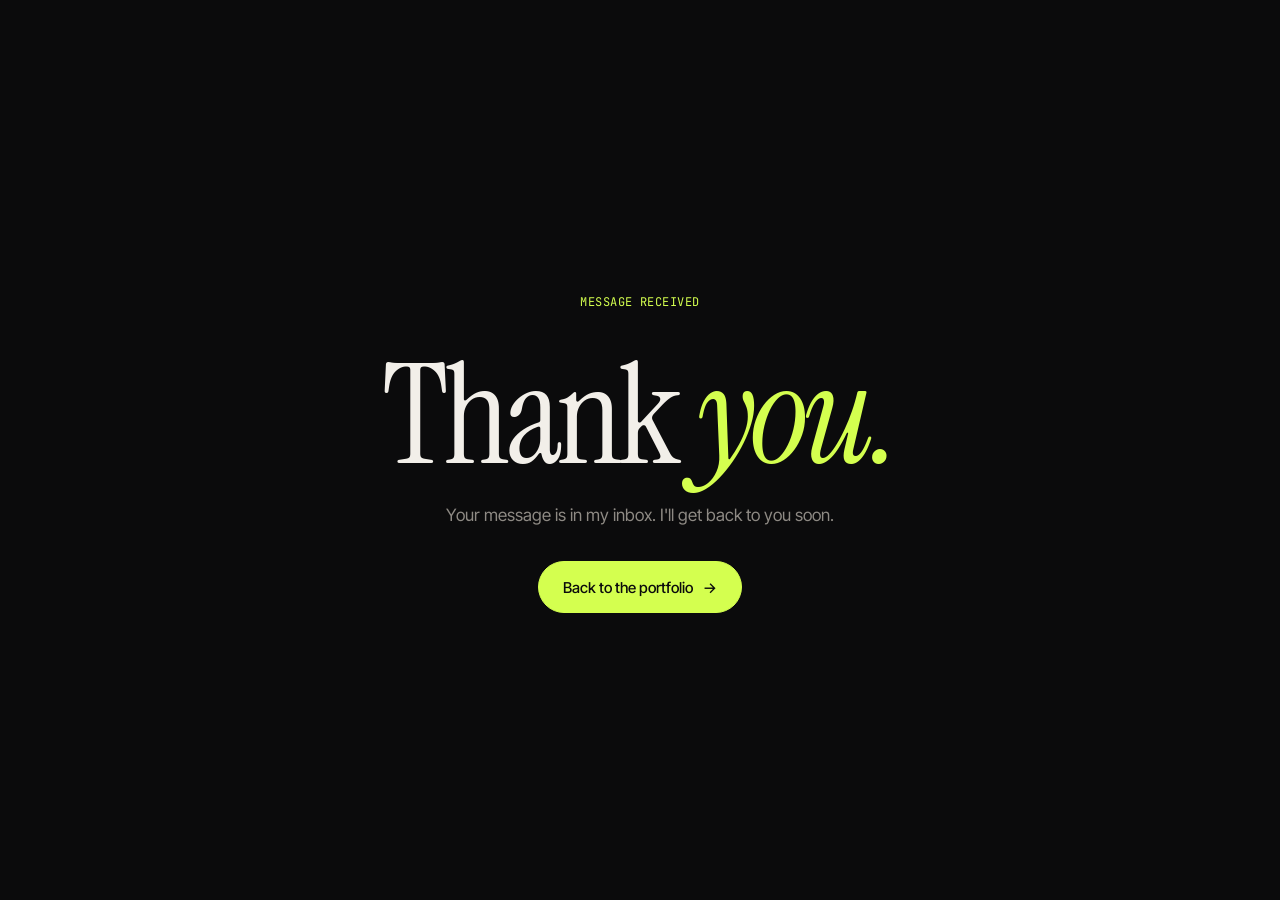
<file: thanks.html>
<!doctype html>
<html lang="en">
<head>
  <meta charset="utf-8" />
  <meta name="viewport" content="width=device-width, initial-scale=1" />
  <title>Message sent — Nick Mugo</title>
  <meta name="robots" content="noindex" />
  <link rel="icon" href="/favicon.svg" type="image/svg+xml" />
  <link rel="preconnect" href="https://fonts.googleapis.com" />
  <link rel="preconnect" href="https://fonts.gstatic.com" crossorigin />
  <link href="https://fonts.googleapis.com/css2?family=Instrument+Serif:ital@0;1&family=Inter+Tight:wght@400;500&family=JetBrains+Mono:wght@400&display=swap" rel="stylesheet" />
  <link rel="stylesheet" href="/styles.css?v=3" />
  <style>
    main { min-height: 100svh; display: grid; place-items: center; text-align: center; padding: 24px; }
    h1 { margin: 16px 0 20px; font: 400 clamp(56px, 12vw, 140px)/.95 var(--serif); letter-spacing: -.03em; }
    h1 em { color: var(--accent); }
    p { color: var(--muted); max-width: 440px; margin: 0 auto 32px; }
  </style>
</head>
<body>
  <main>
    <div>
      <span class="eyebrow mono">Message received</span>
      <h1>Thank <em>you.</em></h1>
      <p>Your message is in my inbox. I'll get back to you soon.</p>
      <a class="btn btn--primary" href="/">Back to the portfolio <span class="arrow">→</span></a>
    </div>
  </main>
</body>
</html>
</file>
<file: styles.css>
/* =========================================================
   Nick Mugo — Portfolio
   ========================================================= */
:root {
  --bg: #0b0b0c;
  --bg-2: #101012;
  --surface: #141416;
  --surface-2: #1a1a1d;
  --line: rgba(255, 255, 255, 0.08);
  --line-2: rgba(255, 255, 255, 0.14);
  --text: #f2efe9;
  --muted: #8e8a84;
  --accent: #d4ff4f;
  --accent-ink: #0b0b0c;
  --accent-soft: rgba(212, 255, 79, 0.12);

  --serif: "Instrument Serif", ui-serif, Georgia, serif;
  --sans: "Inter Tight", ui-sans-serif, system-ui, -apple-system, sans-serif;
  --mono: "JetBrains Mono", ui-monospace, SFMono-Regular, Menlo, monospace;

  --ease: cubic-bezier(0.22, 1, 0.36, 1);
  --radius: 22px;
  --gutter: clamp(16px, 4vw, 48px);
  --maxw: 1280px;
  color-scheme: dark;
}

*, *::before, *::after { box-sizing: border-box; }
html { scroll-behavior: smooth; -webkit-text-size-adjust: 100%; }
body {
  margin: 0;
  background: var(--bg);
  color: var(--text);
  font-family: var(--sans);
  font-size: 17px;
  line-height: 1.6;
  -webkit-font-smoothing: antialiased;
  text-rendering: optimizeLegibility;
  overflow-x: hidden;
}
img { max-width: 100%; display: block; }
a { color: inherit; text-decoration: none; }
em { font-family: var(--serif); font-style: italic; font-weight: 400; }
code { font-family: var(--mono); font-size: 0.85em; background: var(--surface-2); padding: 0.1em 0.4em; border-radius: 6px; }
::selection { background: var(--accent); color: var(--accent-ink); }
:focus-visible { outline: 2px solid var(--accent); outline-offset: 3px; border-radius: 6px; }

.mono { font-family: var(--mono); font-size: 12px; letter-spacing: 0.04em; text-transform: uppercase; }
.muted { color: var(--muted); }
.small { font-size: 14px; }
.container { width: 100%; max-width: var(--maxw); margin: 0 auto; padding: 0 var(--gutter); }

.skip { position: absolute; left: -999px; top: 8px; z-index: 100; background: var(--accent); color: var(--accent-ink); padding: 8px 14px; border-radius: 8px; }
.skip:focus { left: 8px; }

/* film grain */
.grain {
  position: fixed; inset: -50%; z-index: 90; pointer-events: none; opacity: 0.05;
  background-image: url("data:image/svg+xml,%3Csvg xmlns='http://www.w3.org/2000/svg' width='160' height='160'%3E%3Cfilter id='n'%3E%3CfeTurbulence type='fractalNoise' baseFrequency='.9' numOctaves='3' stitchTiles='stitch'/%3E%3C/filter%3E%3Crect width='100%25' height='100%25' filter='url(%23n)'/%3E%3C/svg%3E");
  animation: grain 8s steps(10) infinite;
}
@keyframes grain {
  0%, 100% { transform: translate(0, 0); }
  20% { transform: translate(-5%, 3%); }
  40% { transform: translate(3%, -6%); }
  60% { transform: translate(-7%, 2%); }
  80% { transform: translate(4%, 5%); }
}

/* ---------- Buttons ---------- */
.btn {
  --h: 52px;
  display: inline-flex; align-items: center; gap: 10px;
  height: var(--h); padding: 0 24px; border-radius: 999px;
  font: 500 15px/1 var(--sans);
  border: 1px solid var(--line-2); color: var(--text); background: transparent;
  cursor: pointer; transition: background .35s var(--ease), color .35s var(--ease), border-color .35s var(--ease), transform .35s var(--ease);
  will-change: transform;
}
.btn--sm { --h: 38px; padding: 0 16px; font-size: 13px; }
.btn--primary { background: var(--accent); color: var(--accent-ink); border-color: var(--accent); }
.btn--primary:hover { background: var(--text); border-color: var(--text); }
.btn--ghost:hover, .btn--sm:hover { background: var(--text); color: var(--bg); border-color: var(--text); }
.arrow { display: inline-block; transition: transform .35s var(--ease); }
a:hover .arrow, button:hover .arrow { transform: translate(2px, -2px); }

/* ---------- Nav ---------- */
.nav {
  position: fixed; inset: 16px 16px auto; z-index: 50;
  display: flex; align-items: center; justify-content: space-between; gap: 16px;
  max-width: calc(var(--maxw) - 32px); margin: 0 auto;
  padding: 10px 10px 10px 16px; border-radius: 999px;
  border: 1px solid transparent;
  transition: background .4s var(--ease), border-color .4s var(--ease), backdrop-filter .4s;
}
.nav.is-scrolled {
  background: rgba(16, 16, 18, 0.72);
  border-color: var(--line);
  backdrop-filter: blur(16px) saturate(140%);
  -webkit-backdrop-filter: blur(16px) saturate(140%);
}
.nav__logo { display: flex; align-items: center; gap: 12px; font-weight: 500; }
.mark {
  display: grid; place-items: center; width: 36px; height: 36px; border-radius: 50%;
  background: var(--accent); color: var(--accent-ink); font: 600 13px var(--mono); letter-spacing: 0;
}
.nav__links { display: flex; gap: 4px; }
.nav__links a { padding: 8px 14px; border-radius: 999px; font-size: 14px; color: var(--muted); transition: color .25s, background .25s; }
.nav__links a:hover, .nav__links a.is-active { color: var(--text); background: rgba(255,255,255,.06); }
.nav__meta { display: flex; align-items: center; gap: 16px; }
.clock { display: inline-flex; align-items: center; gap: 8px; color: var(--muted); font-size: 11px; }
.dot { width: 6px; height: 6px; border-radius: 50%; background: var(--accent); box-shadow: 0 0 12px var(--accent); }
.nav__toggle { display: none; width: 44px; height: 44px; border-radius: 50%; border: 1px solid var(--line-2); background: transparent; cursor: pointer; position: relative; }
.nav__toggle span { position: absolute; left: 13px; right: 13px; height: 1.5px; background: var(--text); transition: transform .35s var(--ease); }
.nav__toggle span:first-child { top: 18px; }
.nav__toggle span:last-child { top: 24px; }
.nav__toggle[aria-expanded="true"] span:first-child { transform: translateY(3px) rotate(45deg); }
.nav__toggle[aria-expanded="true"] span:last-child { transform: translateY(-3px) rotate(-45deg); }

.mobile-menu {
  position: fixed; inset: 0; z-index: 40; background: rgba(11,11,12,.96);
  backdrop-filter: blur(12px); -webkit-backdrop-filter: blur(12px);
  display: flex; flex-direction: column; justify-content: center; gap: 8px; padding: 0 28px;
}
.mobile-menu[hidden] { display: none; }
.mobile-menu a { font: 400 clamp(44px, 12vw, 64px)/1.1 var(--serif); }
.mobile-menu a:hover { color: var(--accent); }

/* ---------- Hero ---------- */
.hero { position: relative; min-height: 100svh; display: flex; align-items: center; padding: 130px 0 90px; overflow: hidden; isolation: isolate; }
.hero__bg { position: absolute; inset: 0; z-index: -1; }
.orb { position: absolute; border-radius: 50%; filter: blur(90px); opacity: .55; }
.orb--a { width: 46vw; height: 46vw; right: -10vw; top: -14vw; background: radial-gradient(circle, rgba(212,255,79,.35), transparent 65%); animation: drift 18s var(--ease) infinite alternate; }
.orb--b { width: 38vw; height: 38vw; left: -14vw; bottom: -18vw; background: radial-gradient(circle, rgba(120,140,255,.22), transparent 65%); animation: drift 22s var(--ease) infinite alternate-reverse; }
@keyframes drift { to { transform: translate(-6vw, 6vw) scale(1.1); } }
.gridlines {
  position: absolute; inset: 0;
  background-image: linear-gradient(var(--line) 1px, transparent 1px), linear-gradient(90deg, var(--line) 1px, transparent 1px);
  background-size: 96px 96px;
  mask-image: radial-gradient(ellipse 70% 60% at 50% 40%, #000 20%, transparent 75%);
  -webkit-mask-image: radial-gradient(ellipse 70% 60% at 50% 40%, #000 20%, transparent 75%);
  opacity: .5;
}
.hero__inner { position: relative; }
.hero__top { display: flex; flex-wrap: wrap; justify-content: space-between; align-items: center; gap: 12px; margin-bottom: clamp(24px, 4vw, 40px); }
.pill { display: inline-flex; align-items: center; gap: 10px; padding: 8px 16px 8px 12px; border: 1px solid var(--line-2); border-radius: 999px; font-size: 13px; background: rgba(255,255,255,.03); }
.pulse { width: 8px; height: 8px; border-radius: 50%; background: var(--accent); position: relative; }
.pulse::after { content: ""; position: absolute; inset: 0; border-radius: 50%; background: var(--accent); animation: ping 2s var(--ease) infinite; }
@keyframes ping { to { transform: scale(3); opacity: 0; } }

.hero__title {
  margin: 0; font-family: var(--serif); font-weight: 400;
  font-size: clamp(88px, 19vw, 280px); line-height: .86; letter-spacing: -0.035em;
}
.hero__title .line { display: flex; align-items: center; gap: clamp(16px, 3vw, 40px); overflow: hidden; padding-bottom: .04em; }
.hero__title .line--indent { padding-left: clamp(0px, 14vw, 220px); }
.hero__title .word { display: inline-block; transform: translateY(105%); animation: rise 1.2s var(--ease) forwards; }
.hero__title .line:nth-child(2) .word { animation-delay: .12s; }
.hero__title em { color: var(--accent); }
@keyframes rise { to { transform: translateY(0); } }

.hero__portrait {
  position: relative; flex: none;
  width: clamp(76px, 13vw, 190px); aspect-ratio: 4 / 5; border-radius: 999px;
  overflow: hidden; background: linear-gradient(160deg, var(--surface-2), #222 60%, var(--accent-soft));
  border: 1px solid var(--line-2);
  transform: scale(.6) rotate(-8deg); opacity: 0;
  animation: pop 1.2s .5s var(--ease) forwards;
}
.hero__portrait img { position: absolute; inset: 0; width: 100%; height: 100%; object-fit: cover; object-position: 50% 30%; z-index: 1; }
.monogram { position: absolute; inset: 0; display: grid; place-items: center; font: italic 400 clamp(28px, 5vw, 64px) var(--serif); color: var(--accent); letter-spacing: 0; }
@keyframes pop { to { transform: scale(1) rotate(0); opacity: 1; } }

.hero__bottom { display: grid; grid-template-columns: 1.3fr 1fr; gap: 40px; align-items: end; margin-top: clamp(32px, 5vw, 56px); }
.hero__lede { margin: 0; max-width: 560px; font-size: clamp(18px, 1.6vw, 21px); line-height: 1.55; color: #cfcbc4; }
.hero__lede em { font-size: 1.15em; color: var(--text); }
.hero__lede strong { color: var(--text); font-weight: 500; }
.hero__cta { display: flex; flex-wrap: wrap; gap: 12px; justify-content: flex-end; }

.stats { display: grid; grid-template-columns: repeat(4, 1fr); margin: clamp(48px, 7vw, 88px) 0 0; border-top: 1px solid var(--line); }
.stat { padding: 24px 24px 0 0; display: flex; flex-direction: column-reverse; gap: 6px; }
.stat + .stat { padding-left: 24px; border-left: 1px solid var(--line); }
.stat dt { font-size: 13px; color: var(--muted); line-height: 1.4; max-width: 200px; }
.stat dd { margin: 0; font: 400 clamp(40px, 4.6vw, 64px)/1 var(--serif); letter-spacing: -0.02em; font-variant-numeric: tabular-nums; }

.scroll-cue { position: absolute; left: 50%; bottom: 24px; transform: translateX(-50%); display: flex; flex-direction: column; align-items: center; gap: 10px; color: var(--muted); font-size: 10px; }
.scroll-cue__bar { width: 1px; height: 40px; background: linear-gradient(var(--muted), transparent); position: relative; overflow: hidden; }
.scroll-cue__bar::after { content: ""; position: absolute; left: 0; top: -40%; width: 1px; height: 40%; background: var(--accent); animation: fall 2s var(--ease) infinite; }
@keyframes fall { to { top: 110%; } }

/* ---------- Marquee ---------- */
.marquee { border-block: 1px solid var(--line); padding: 22px 0; overflow: hidden; background: var(--bg-2); mask-image: linear-gradient(90deg, transparent, #000 10%, #000 90%, transparent); -webkit-mask-image: linear-gradient(90deg, transparent, #000 10%, #000 90%, transparent); }
.marquee__track { display: flex; width: max-content; gap: 36px; align-items: center; animation: marquee 40s linear infinite; font: 400 clamp(26px, 3vw, 40px)/1 var(--serif); white-space: nowrap; }
.marquee__track i { font-style: normal; color: var(--accent); font-size: .5em; }
.marquee:hover .marquee__track { animation-play-state: paused; }
@keyframes marquee { to { transform: translateX(-50%); } }

/* ---------- Sections ---------- */
.section { padding: clamp(96px, 13vw, 168px) 0; position: relative; }
.section--alt { background: var(--bg-2); border-block: 1px solid var(--line); }
.section__head { margin-bottom: clamp(48px, 6vw, 80px); }
.eyebrow { display: inline-block; color: var(--accent); margin-bottom: 20px; }
.section__title { margin: 0; font: 400 clamp(44px, 6.4vw, 92px)/.98 var(--serif); letter-spacing: -0.025em; }
.section__title em { color: var(--accent); }

/* ---------- Bento / cards ---------- */
.bento { display: grid; grid-template-columns: repeat(12, 1fr); gap: 20px; }
.card--a { grid-column: span 7; }
.card--b { grid-column: span 5; }
.card--c { grid-column: span 7; }
.card--d { grid-column: span 5; }

.card {
  position: relative; display: flex; flex-direction: column;
  background: var(--surface); border: 1px solid var(--line); border-radius: var(--radius);
  overflow: hidden; isolation: isolate;
  transition: border-color .5s var(--ease), transform .6s var(--ease);
}
.card:hover { border-color: var(--line-2); transform: translateY(-4px); }
.spot::before {
  content: ""; position: absolute; inset: 0; z-index: -1; opacity: 0; transition: opacity .4s;
  background: radial-gradient(500px circle at var(--mx, 50%) var(--my, 50%), rgba(212,255,79,.08), transparent 45%);
}
.spot:hover::before { opacity: 1; }

.card__visual {
  position: relative; height: 240px; margin: 10px 10px 0; border-radius: calc(var(--radius) - 8px);
  background: radial-gradient(120% 120% at 100% 0%, rgba(212,255,79,.06), transparent 50%), var(--bg-2);
  border: 1px solid var(--line); overflow: hidden;
}
.viz-label { position: absolute; left: 16px; bottom: 14px; font-size: 10px; color: var(--muted); background: rgba(11,11,12,.7); padding: 5px 9px; border-radius: 6px; border: 1px solid var(--line); text-transform: none; }

.card__body { padding: 26px 28px 30px; display: flex; flex-direction: column; gap: 10px; flex: 1; }
.card__meta { display: flex; justify-content: space-between; gap: 12px; color: var(--muted); font-size: 11px; }
.card__title { margin: 6px 0 0; font: 400 clamp(36px, 3.6vw, 52px)/1 var(--serif); letter-spacing: -0.02em; }
.card__sub { margin: 0 0 6px; color: var(--accent); font-size: 15px; }
.card__body > p { margin: 0; color: #c4c0b9; font-size: 15.5px; }
.card__link { margin-top: auto; padding-top: 12px; display: inline-flex; align-items: center; gap: 8px; font-size: 14px; font-weight: 500; align-self: flex-start; border-bottom: 1px solid var(--line-2); padding-bottom: 2px; transition: border-color .3s, color .3s; }
.card__link:hover { color: var(--accent); border-color: var(--accent); }

.ticks { list-style: none; margin: 4px 0; padding: 0; display: grid; gap: 10px; }
.ticks li { position: relative; padding-left: 22px; color: #c4c0b9; font-size: 15px; line-height: 1.55; }
.ticks li::before { content: ""; position: absolute; left: 2px; top: .62em; width: 8px; height: 8px; border: 1.5px solid var(--accent); border-radius: 2px; transform: rotate(45deg); }
.ticks b { color: var(--text); font-weight: 500; }

.tags { display: flex; flex-wrap: wrap; gap: 6px; margin-top: 8px; }
.tags span { font: 400 11px/1 var(--mono); padding: 7px 10px; border-radius: 999px; border: 1px solid var(--line-2); color: #bdb9b2; }

/* viz: forecast */
.viz-forecast svg { position: absolute; inset: 20px 0 0; width: 100%; height: calc(100% - 20px); }
.viz-forecast .gl line { stroke: var(--line); stroke-dasharray: 2 6; }
.viz-forecast .band { fill: rgba(212,255,79,.08); stroke: rgba(212,255,79,.25); stroke-dasharray: 3 4; }
.viz-forecast .line-actual { fill: none; stroke: var(--text); stroke-width: 2; stroke-dasharray: 600; stroke-dashoffset: 600; }
.viz-forecast .line-fc { fill: none; stroke: var(--accent); stroke-width: 2; stroke-dasharray: 5 5; opacity: 0; }
.viz-forecast .area { opacity: 0; }
.viz-forecast .anomaly { fill: #ff6b4a; opacity: 0; }
.viz-forecast .anomaly-ring { fill: none; stroke: #ff6b4a; opacity: 0; transform-origin: 128px 46px; }
.is-in .viz-forecast .line-actual { animation: draw 1.8s .2s var(--ease) forwards; }
.is-in .viz-forecast .area { animation: fade 1s 1s forwards; }
.is-in .viz-forecast .line-fc { animation: fade .8s 1.6s forwards; }
.is-in .viz-forecast .anomaly { animation: fade .4s 1.4s forwards; }
.is-in .viz-forecast .anomaly-ring { animation: ring 2s 1.6s var(--ease) infinite; }
@keyframes draw { to { stroke-dashoffset: 0; } }
@keyframes fade { to { opacity: 1; } }
@keyframes ring { 0% { opacity: .9; transform: scale(1); } 100% { opacity: 0; transform: scale(4); } }

/* viz: bars */
.viz-bars .bars { position: absolute; inset: 28px 24px 56px; display: grid; gap: 14px; align-content: center; }
.bar { display: grid; grid-template-columns: 40px 1fr 40px; align-items: center; gap: 12px; }
.bar span, .bar b { font-size: 10px; color: var(--muted); font-weight: 400; text-transform: none; }
.bar b { text-align: right; color: var(--text); }
.bar i { height: 10px; border-radius: 999px; background: rgba(255,255,255,.05); position: relative; overflow: hidden; }
.bar i::after { content: ""; position: absolute; inset: 0; width: calc(var(--v) * 100%); border-radius: inherit; background: linear-gradient(90deg, rgba(212,255,79,.45), var(--accent)); transform: scaleX(0); transform-origin: left; transition: transform 1.4s var(--ease); }
.bar:nth-child(2) i::after { transition-delay: .1s; opacity: .8; }
.bar:nth-child(3) i::after { transition-delay: .2s; opacity: .6; }
.bar:nth-child(4) i::after { transition-delay: .3s; opacity: .4; }
.is-in .bar i::after { transform: scaleX(1); }

/* gallery (Arcane Honor) */
.card--c .card__visual { height: 340px; }
.gallery img { position: absolute; inset: 0; width: 100%; height: 100%; object-fit: cover; opacity: 0; transform: scale(1.06); transition: opacity 1.2s var(--ease), transform 6s linear; }
.gallery img.is-active { opacity: 1; transform: scale(1); }
.gallery::after { content: ""; position: absolute; inset: 0; background: linear-gradient(180deg, rgba(11,11,12,0) 45%, rgba(11,11,12,.75)); pointer-events: none; }
.play {
  position: absolute; z-index: 2; left: 50%; top: 50%; transform: translate(-50%, -50%);
  display: inline-flex; align-items: center; gap: 12px; padding: 8px 18px 8px 8px; border-radius: 999px;
  background: rgba(11,11,12,.55); border: 1px solid rgba(255,255,255,.18); color: var(--text); cursor: pointer;
  backdrop-filter: blur(10px); -webkit-backdrop-filter: blur(10px);
  transition: background .35s var(--ease), transform .45s var(--ease);
}
.play:hover { background: rgba(11,11,12,.75); transform: translate(-50%, -50%) scale(1.04); }
.play__icon { display: grid; place-items: center; width: 44px; height: 44px; border-radius: 50%; background: var(--accent); }
.play__icon svg { width: 18px; height: 18px; fill: var(--accent-ink); margin-left: 2px; }
.play__text { font-size: 11px; }
.gallery__dots { position: absolute; z-index: 2; right: 16px; bottom: 18px; display: flex; gap: 6px; }
.gallery__dots i { width: 6px; height: 6px; border-radius: 999px; background: rgba(255,255,255,.35); transition: width .5s var(--ease), background .5s; }
.gallery__dots i.is-active { width: 20px; background: var(--accent); }
.gallery .viz-label { z-index: 2; }
.card__links { margin-top: auto; display: flex; flex-wrap: wrap; gap: 6px 22px; }
.card__links .card__link { margin-top: 0; }

/* video modal */
.video-modal { width: min(1100px, calc(100vw - 32px)); padding: 0; border: 1px solid var(--line-2); border-radius: 18px; background: #000; color: var(--text); overflow: visible; }
.video-modal::backdrop { background: rgba(5,5,6,.82); backdrop-filter: blur(8px); -webkit-backdrop-filter: blur(8px); }
.video-modal__frame { aspect-ratio: 16 / 9; border-radius: 18px; overflow: hidden; }
.video-modal__frame iframe { width: 100%; height: 100%; border: 0; display: block; }
.video-modal__close { position: absolute; top: -52px; right: 0; width: 40px; height: 40px; border-radius: 50%; border: 1px solid var(--line-2); background: var(--surface); color: var(--text); cursor: pointer; font-size: 14px; }
.video-modal__close:hover { background: var(--text); color: var(--bg); }

/* viz: network */
.viz-net svg { position: absolute; inset: 0; width: 100%; height: 100%; }
.viz-net .links path { stroke: var(--line-2); stroke-width: 1.2; fill: none; }
.viz-net .nodes circle { fill: var(--surface-2); stroke: rgba(255,255,255,.35); stroke-width: 1.2; }
.viz-net .nodes .hub { fill: var(--accent); stroke: none; filter: drop-shadow(0 0 12px rgba(212,255,79,.6)); }
.viz-net .packets circle { fill: var(--accent); }

/* ---------- Archive ---------- */
.archive { margin-top: clamp(80px, 10vw, 128px); }
.archive__head { display: flex; justify-content: space-between; align-items: baseline; gap: 16px; padding-bottom: 20px; border-bottom: 1px solid var(--line-2); }
.archive__title { margin: 0; font: 400 clamp(32px, 3.4vw, 44px)/1 var(--serif); }
.archive__all { color: var(--muted); transition: color .25s; }
.archive__all:hover { color: var(--accent); }
.archive__list { list-style: none; margin: 0; padding: 0; }
.archive__list li { border-bottom: 1px solid var(--line); }
.archive__list a {
  display: grid; grid-template-columns: 80px minmax(0, 1fr) 260px 32px; gap: 24px; align-items: start;
  padding: 26px 8px; position: relative; transition: background .35s var(--ease), padding .35s var(--ease);
}
.archive__list a:hover { background: rgba(255,255,255,.025); padding-left: 20px; padding-right: 20px; }
.archive__year { color: var(--muted); padding-top: 6px; }
.archive__name { font-size: 22px; font-weight: 500; letter-spacing: -0.01em; line-height: 1.3; }
.archive__name small { display: block; margin-top: 8px; font-size: 15px; font-weight: 400; color: var(--muted); line-height: 1.55; max-width: 620px; letter-spacing: 0; }
.archive__stack { color: #b3afa8; font-size: 11px; padding-top: 7px; text-transform: none; }
.archive__go { font-size: 20px; color: var(--muted); transition: transform .35s var(--ease), color .35s; justify-self: end; }
.archive__list a:hover .archive__go { color: var(--accent); transform: translate(3px, -3px); }
.archive__list a:hover .archive__name { color: var(--accent); }

/* ---------- Experience ---------- */
.xp { list-style: none; margin: 0; padding: 0; border-top: 1px solid var(--line-2); }
.xp__item { border-bottom: 1px solid var(--line-2); }
.xp summary {
  list-style: none; cursor: pointer;
  display: grid; grid-template-columns: 200px 1fr 44px; gap: 24px; align-items: center;
  padding: 34px 0;
}
.xp summary::-webkit-details-marker { display: none; }
.xp__date { color: var(--muted); }
.xp__role { display: flex; flex-direction: column; gap: 6px; }
.xp__co { font: 400 clamp(32px, 4vw, 56px)/1 var(--serif); letter-spacing: -0.02em; transition: color .3s; }
.xp summary:hover .xp__co { color: var(--accent); }
.xp__title { color: var(--muted); font-size: 15px; }
.xp__plus { width: 44px; height: 44px; border-radius: 50%; border: 1px solid var(--line-2); position: relative; transition: background .35s var(--ease), border-color .35s, transform .5s var(--ease); }
.xp__plus::before, .xp__plus::after { content: ""; position: absolute; left: 50%; top: 50%; width: 14px; height: 1.5px; background: var(--text); transform: translate(-50%, -50%); transition: transform .4s var(--ease), background .3s; }
.xp__plus::after { transform: translate(-50%, -50%) rotate(90deg); }
details[open] .xp__plus { background: var(--accent); border-color: var(--accent); transform: rotate(180deg); }
details[open] .xp__plus::before { background: var(--accent-ink); }
details[open] .xp__plus::after { transform: translate(-50%, -50%) rotate(0); background: var(--accent-ink); }
.xp__body { padding: 0 0 36px 224px; max-width: 980px; animation: slide .5s var(--ease); }
@keyframes slide { from { opacity: 0; transform: translateY(-8px); } }

/* ---------- About ---------- */
.about { display: grid; grid-template-columns: 1fr; gap: clamp(48px, 6vw, 80px); }
.about__top { display: grid; grid-template-columns: 1fr; gap: clamp(40px, 5vw, 64px); }
.about__intro { max-width: 760px; }
.about__photo { margin: 0; position: relative; }
.about__photo img { width: 100%; height: auto; border-radius: var(--radius); border: 1px solid var(--line); }
.about__photo figcaption { position: absolute; left: 14px; bottom: 14px; font-size: 10px; text-transform: none; color: var(--text); background: rgba(11,11,12,.7); padding: 6px 10px; border-radius: 8px; border: 1px solid var(--line); backdrop-filter: blur(6px); -webkit-backdrop-filter: blur(6px); }
.lead { font-size: clamp(18px, 1.5vw, 21px); line-height: 1.6; margin: 28px 0 0; color: #d6d2cb; }
.lead.muted { color: var(--muted); margin-top: 16px; }
.about__grid { display: grid; grid-template-columns: repeat(2, 1fr); gap: 20px; }
.panel { background: var(--surface); border: 1px solid var(--line); border-radius: var(--radius); padding: 30px; }
.panel--awards { grid-column: 1 / -1; }
.panel__title { margin: 0 0 22px; color: var(--accent); font-weight: 400; }
.edu { list-style: none; margin: 0; padding: 0; }
.edu li { display: flex; justify-content: space-between; gap: 20px; padding: 16px 0; border-top: 1px solid var(--line); }
.edu li:first-child { border-top: 0; padding-top: 0; }
.edu b { display: block; font-weight: 500; }
.edu span { display: block; color: var(--muted); font-size: 14.5px; margin-top: 2px; }
.edu em { font-style: normal; color: var(--muted); white-space: nowrap; font-size: 11px; padding-top: 4px; }
.skills { display: grid; gap: 20px; }
.skills h4 { margin: 0 0 4px; font-weight: 500; font-size: 15px; }
.skills p { margin: 0; color: var(--muted); font-size: 14.5px; line-height: 1.7; }
.awards { list-style: none; margin: 0; padding: 0; display: grid; grid-template-columns: repeat(6, 1fr); gap: 16px; }
.awards li { grid-column: span 2; }
.awards li:nth-child(n+4) { grid-column: span 3; }
.awards li { display: flex; flex-direction: column; gap: 14px; padding: 22px; border-radius: 16px; background: var(--bg-2); border: 1px solid var(--line); }
.awards b { display: block; font-weight: 500; line-height: 1.35; }
.awards span:not(.badge):not(.arrow) { display: block; color: var(--muted); font-size: 14px; margin-top: 4px; }
.badge { display: grid; place-items: center; width: 48px; height: 48px; border-radius: 12px; background: var(--accent-soft); color: var(--accent); border: 1px solid rgba(212,255,79,.25); font: 500 12px var(--mono); }
.badge-img { width: 64px; height: 64px; object-fit: contain; }
.award__links { margin-top: auto; display: flex; flex-wrap: wrap; gap: 6px 18px; }
.award__links .card__link { margin-top: 0; padding-top: 0; }

/* ---------- Contact ---------- */
.contact { overflow: hidden; isolation: isolate; }
.contact__glow { position: absolute; left: 50%; bottom: -40%; width: 90vw; height: 70vw; transform: translateX(-50%); z-index: -1; background: radial-gradient(closest-side, rgba(212,255,79,.13), transparent); filter: blur(30px); }
.contact__title { margin: 0 0 clamp(48px, 6vw, 80px); font: 400 clamp(52px, 9vw, 140px)/.92 var(--serif); letter-spacing: -0.035em; }
.contact__title em { color: var(--accent); }
.contact__grid { display: grid; grid-template-columns: 1.1fr 1fr; gap: clamp(32px, 6vw, 96px); align-items: start; }
.email { all: unset; cursor: pointer; display: block; width: 100%; padding-bottom: 20px; border-bottom: 1px solid var(--line-2); transition: border-color .3s; }
.email:focus-visible { outline: 2px solid var(--accent); outline-offset: 6px; border-radius: 6px; }
.email__addr { display: block; font: 400 clamp(26px, 3.6vw, 48px)/1.1 var(--serif); word-break: break-all; transition: color .3s; }
.email__hint { display: block; margin-top: 10px; color: var(--muted); font-size: 11px; }
.email:hover { border-color: var(--accent); }
.email:hover .email__addr { color: var(--accent); }
.socials { list-style: none; display: flex; flex-wrap: wrap; gap: 10px; margin: 28px 0; padding: 0; }
.socials a { display: inline-flex; gap: 8px; padding: 12px 20px; border: 1px solid var(--line-2); border-radius: 999px; font-size: 14px; transition: background .3s, color .3s, border-color .3s; }
.socials a:hover { background: var(--text); color: var(--bg); border-color: var(--text); }

.form { display: grid; gap: 14px; padding: clamp(24px, 3vw, 36px); background: rgba(20,20,22,.7); border: 1px solid var(--line); border-radius: var(--radius); backdrop-filter: blur(10px); -webkit-backdrop-filter: blur(10px); }
.hp { position: absolute; left: -9999px; }
.field { position: relative; }
.field input, .field textarea {
  width: 100%; padding: 26px 16px 10px; border-radius: 14px; border: 1px solid var(--line-2);
  background: var(--bg-2); color: var(--text); font: 400 16px/1.5 var(--sans); resize: vertical;
  transition: border-color .3s, background .3s;
}
.field input:focus, .field textarea:focus { outline: none; border-color: var(--accent); background: var(--surface); }
.field label { position: absolute; left: 17px; top: 18px; color: var(--muted); font-size: 15px; pointer-events: none; transform-origin: left top; transition: transform .25s var(--ease), color .25s; }
.field input:focus + label, .field input:not(:placeholder-shown) + label,
.field textarea:focus + label, .field textarea:not(:placeholder-shown) + label { transform: translateY(-10px) scale(.76); color: var(--accent); }
.form .btn { justify-self: start; margin-top: 6px; }

/* ---------- Footer ---------- */
.footer { border-top: 1px solid var(--line); padding: 28px 0; }
.footer__inner { display: flex; flex-wrap: wrap; justify-content: space-between; gap: 12px; font-size: 11px; }
.footer a:hover { color: var(--accent); }

/* ---------- Reveal ---------- */
.reveal { opacity: 0; transform: translateY(28px); transition: opacity 1s var(--ease), transform 1s var(--ease); }
.reveal.is-in { opacity: 1; transform: none; }
.no-js .reveal { opacity: 1; transform: none; }

/* ---------- Responsive ---------- */
@media (max-width: 1024px) {
  .nav__links, .clock { display: none; }
  .card--a, .card--b, .card--c, .card--d { grid-column: span 12; }
  .archive__list a { grid-template-columns: 64px minmax(0, 1fr) 32px; }
  .archive__stack { grid-column: 2; grid-row: 2; padding-top: 0; }
  .archive__go { grid-column: 3; grid-row: 1; }
  .awards { grid-template-columns: 1fr 1fr; }
  .awards li, .awards li:nth-child(n+4) { grid-column: auto; }
  .awards li:last-child { grid-column: 1 / -1; }
}
@media (max-width: 760px) {
  body { font-size: 16px; }
  .nav { inset: 10px 10px auto; }
  .nav__meta .btn { display: none; }
  .nav__toggle { display: block; }
  .nav__name { display: none; }
  .hero { padding-top: 110px; }
  .hero__title { font-size: clamp(76px, 25vw, 140px); }
  .hero__title .line--indent { padding-left: 0; }
  .hero__bottom { grid-template-columns: 1fr; gap: 28px; }
  .hero__cta { justify-content: flex-start; }
  .stats { grid-template-columns: 1fr 1fr; }
  .stat, .stat + .stat { padding: 20px 12px 20px 0; border-left: 0; }
  .stat:nth-child(even) { padding-left: 16px; border-left: 1px solid var(--line); }
  .stat:nth-child(n+3) { border-top: 1px solid var(--line); }
  .scroll-cue { display: none; }
  .card__visual { height: 200px; }
  .card__body { padding: 22px 20px 26px; }
  .xp summary { grid-template-columns: 1fr 44px; gap: 10px 16px; padding: 26px 0; }
  .xp__date { grid-column: 1 / -1; }
  .xp__role { grid-column: 1; }
  .xp__body { padding-left: 0; }
  .about__grid { grid-template-columns: 1fr; }
  .about__top { grid-template-columns: 1fr; }
  .awards { grid-template-columns: 1fr; }
  .card--c .card__visual { height: 240px; }
  .play__text { display: none; }
  .play { padding: 8px; }
  .panel { padding: 22px; }
  .contact__grid { grid-template-columns: 1fr; }
  .archive__list a { grid-template-columns: minmax(0, 1fr) 24px; gap: 8px 16px; padding: 22px 0; }
  .archive__list a:hover { padding-left: 0; padding-right: 0; }
  .archive__year { grid-column: 1; grid-row: 1; padding: 0; }
  .archive__name { grid-column: 1; grid-row: 2; font-size: 19px; }
  .archive__stack { grid-column: 1; grid-row: 3; }
  .archive__go { grid-column: 2; grid-row: 1 / span 2; }
}

@media (prefers-reduced-motion: reduce) {
  *, *::before, *::after { animation-duration: .001ms !important; animation-iteration-count: 1 !important; transition-duration: .001ms !important; scroll-behavior: auto !important; }
  .marquee__track { animation: none; }
  .reveal { opacity: 1; transform: none; }
}
</file>
